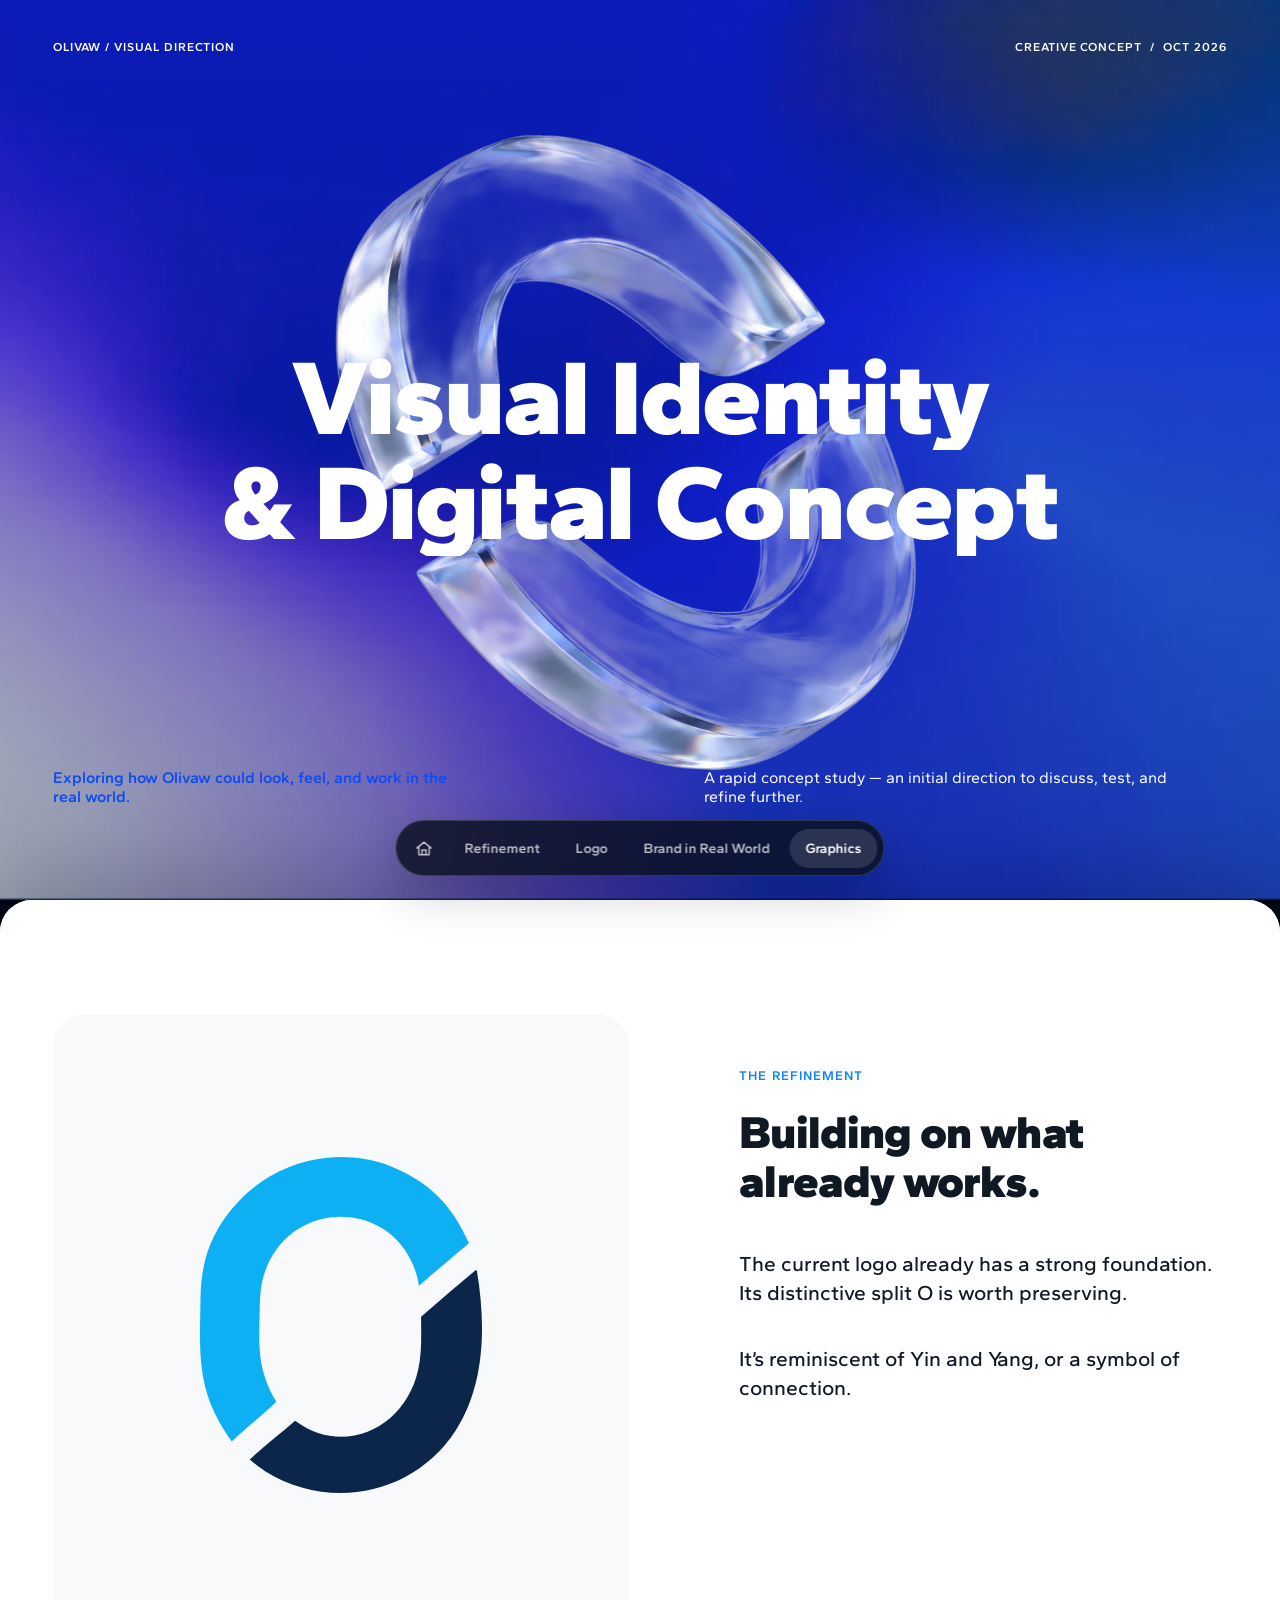
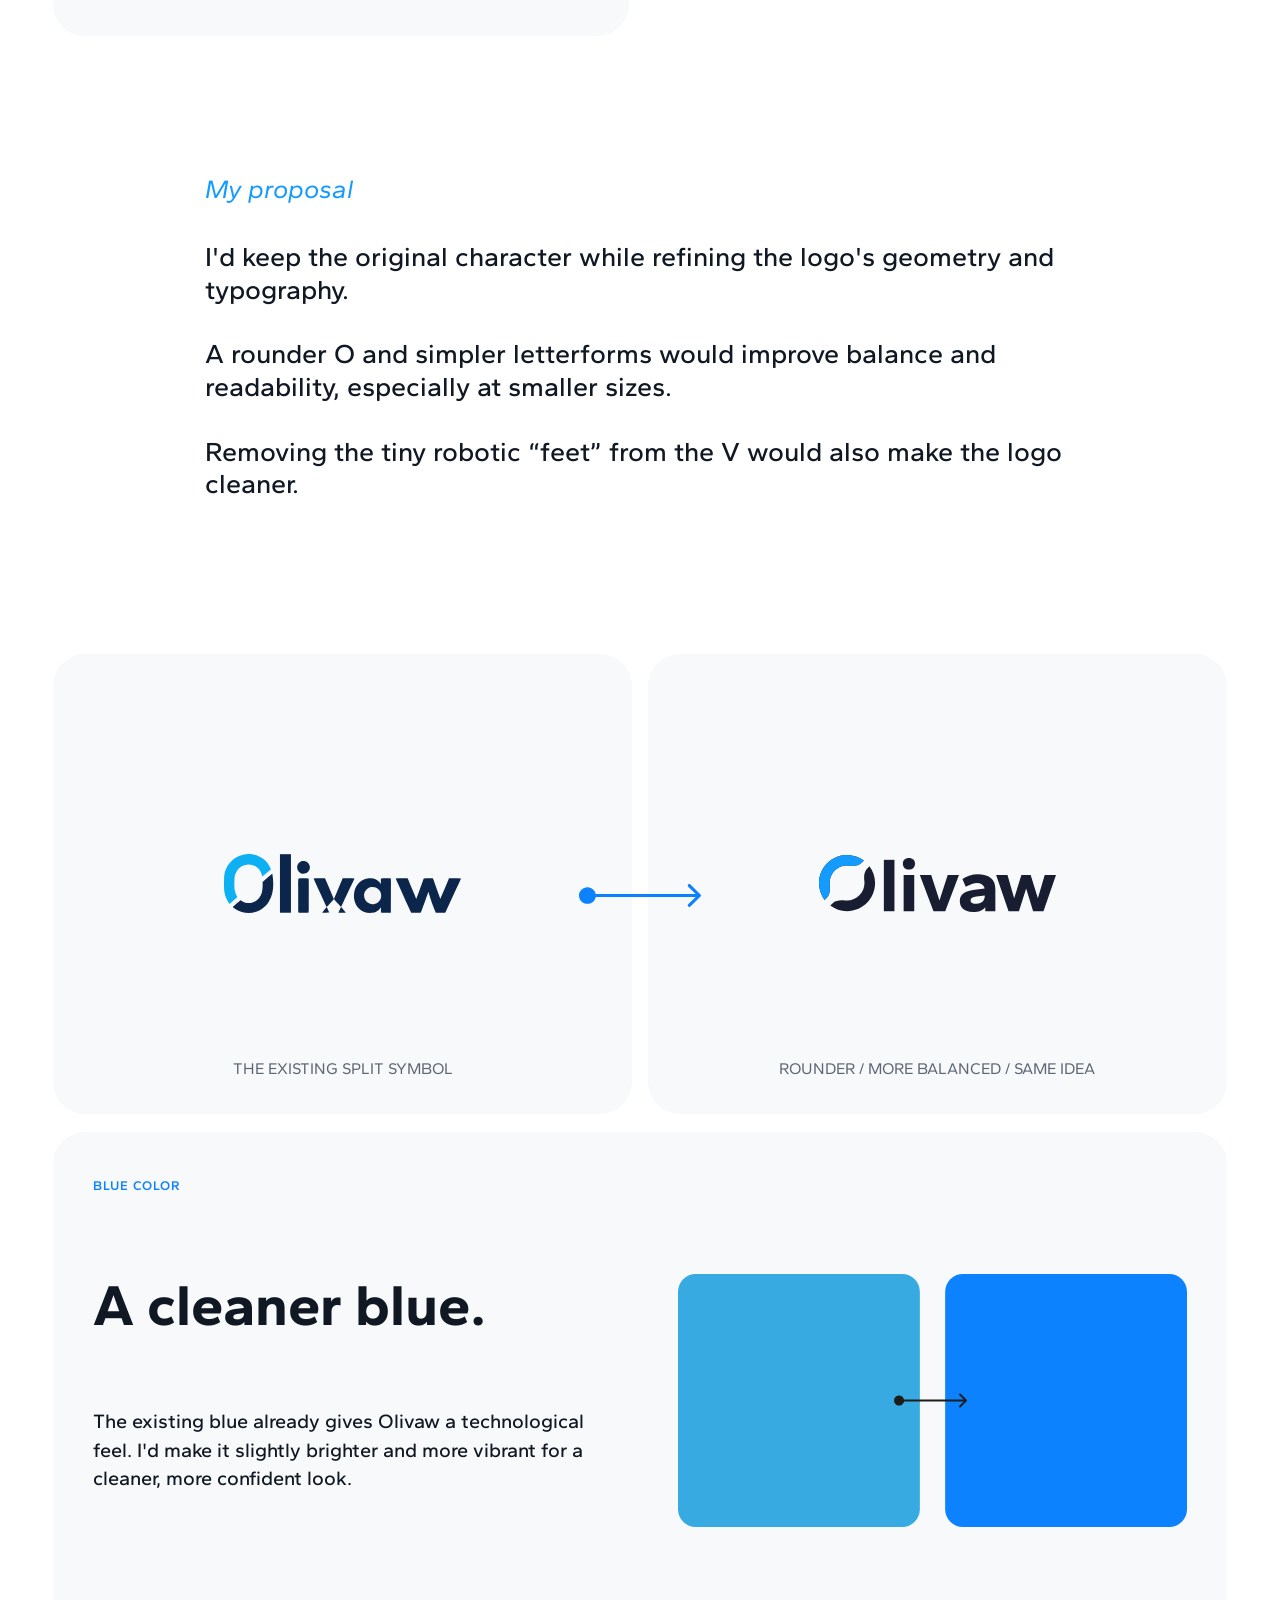
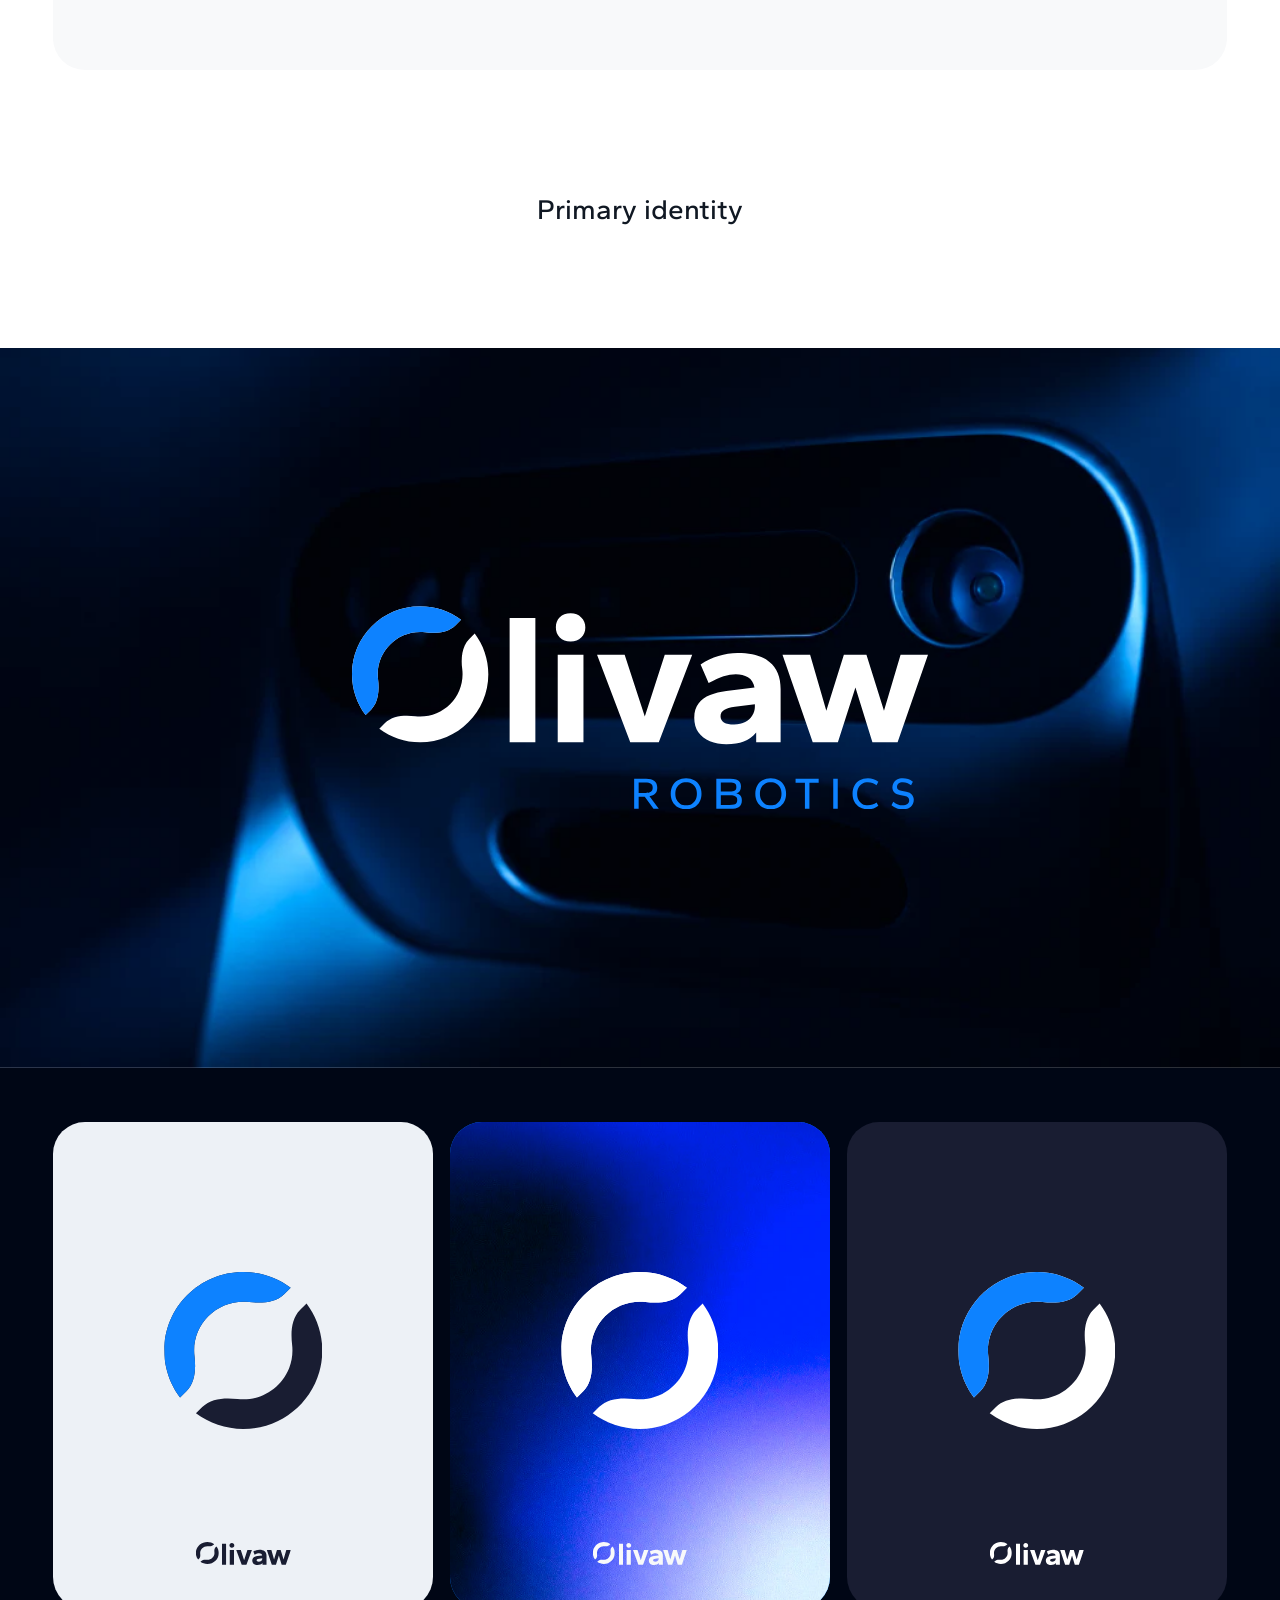
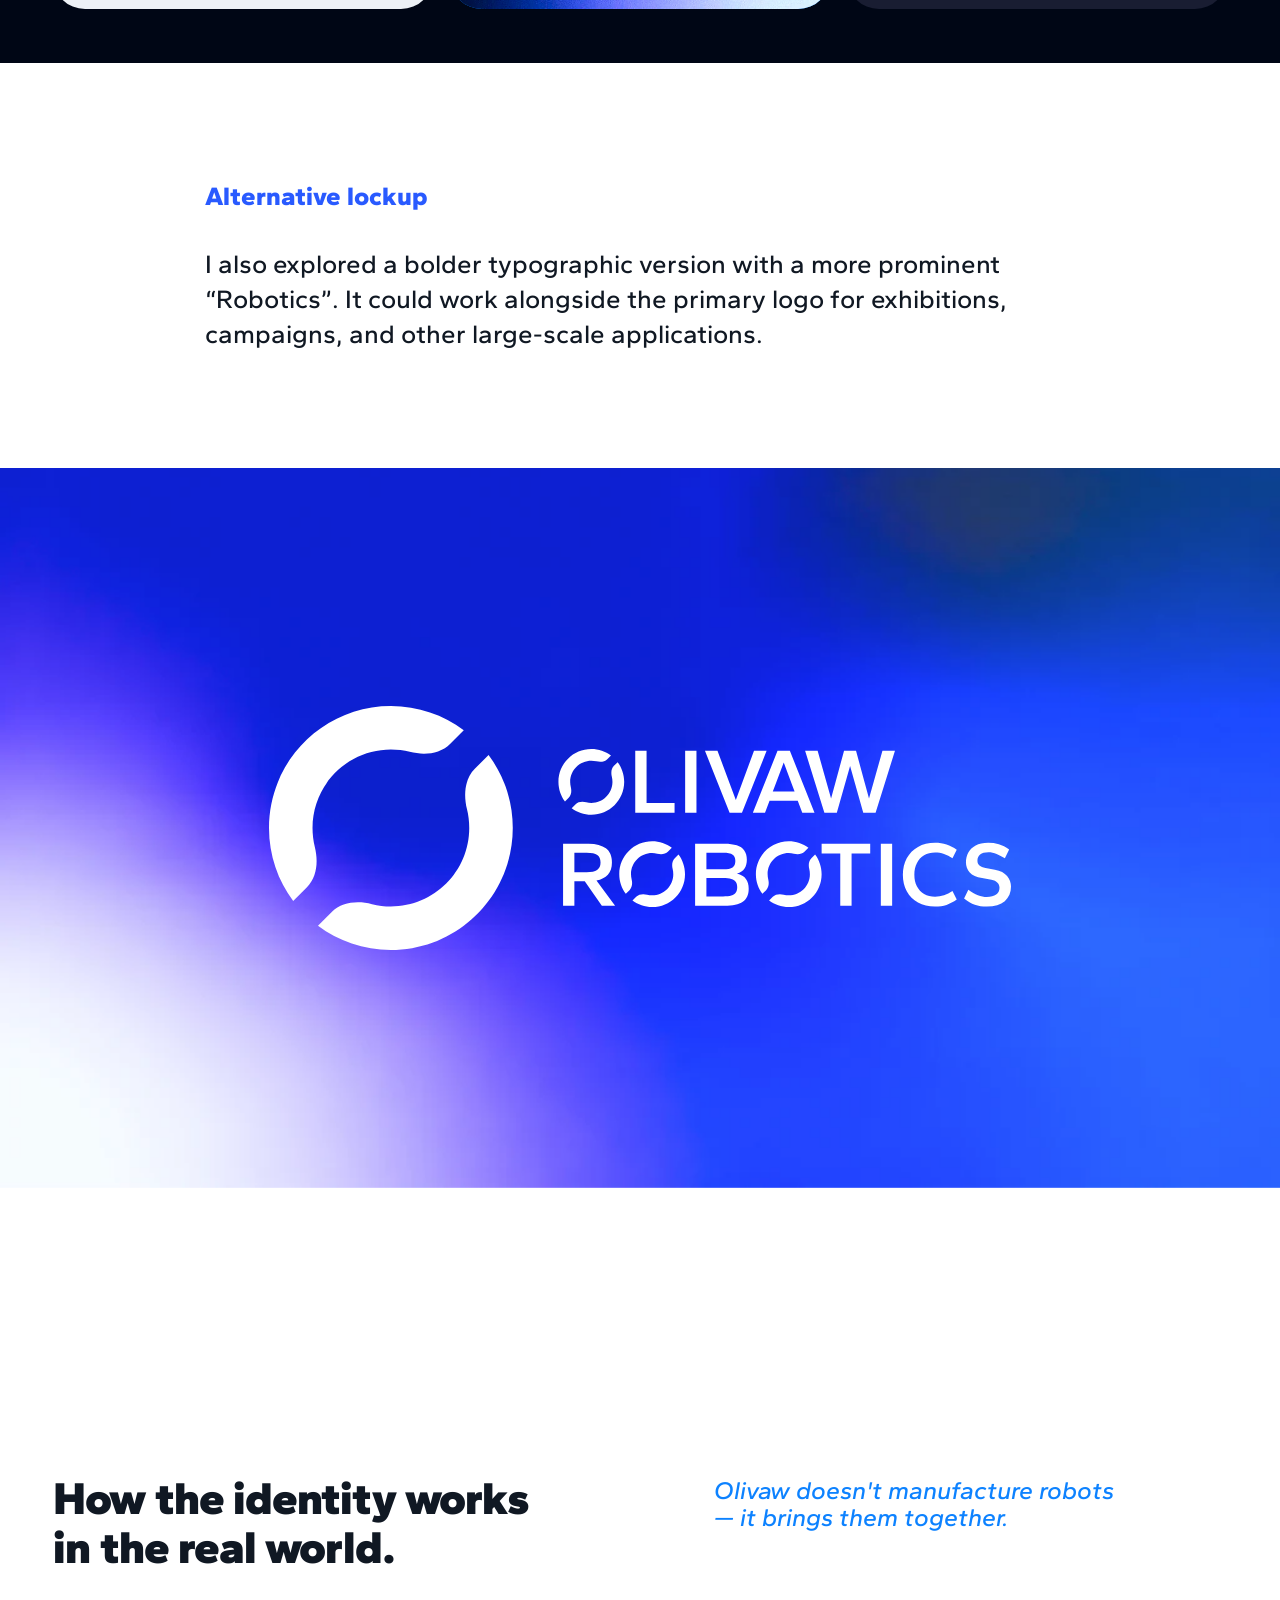
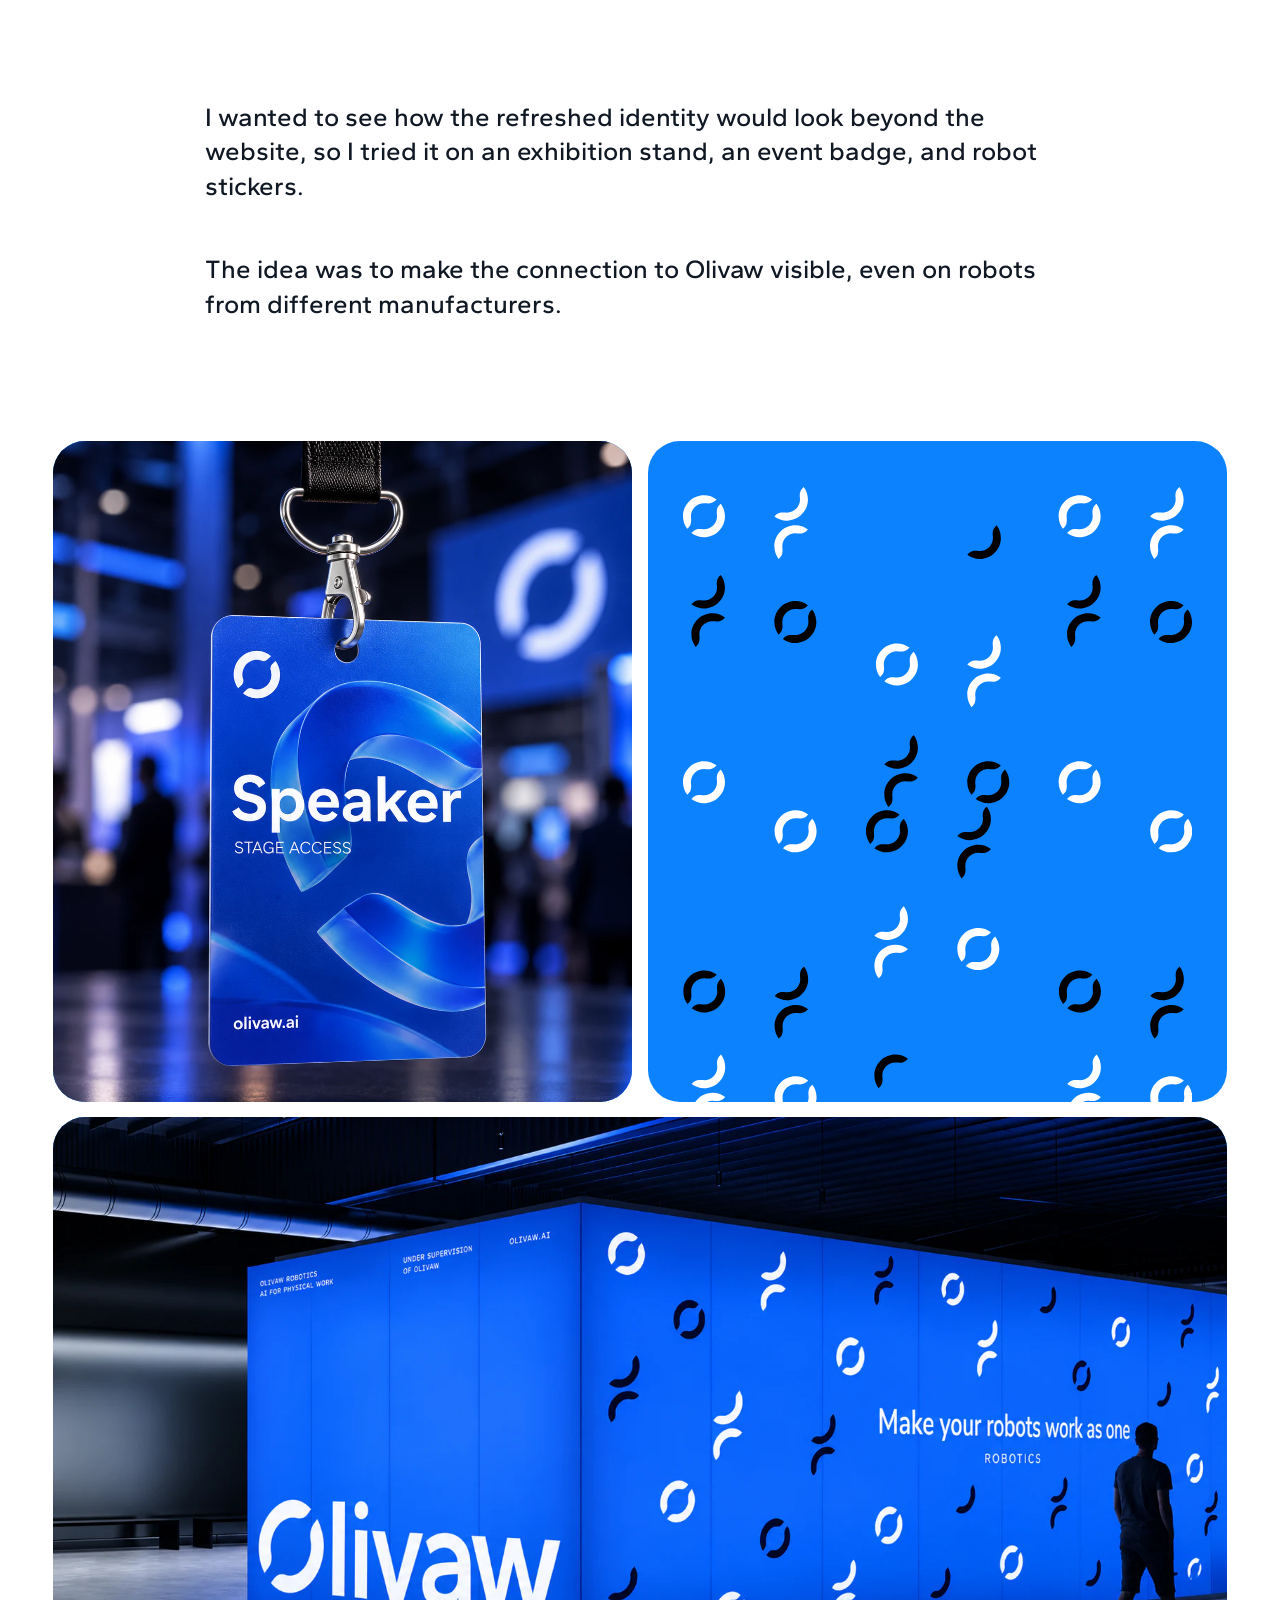
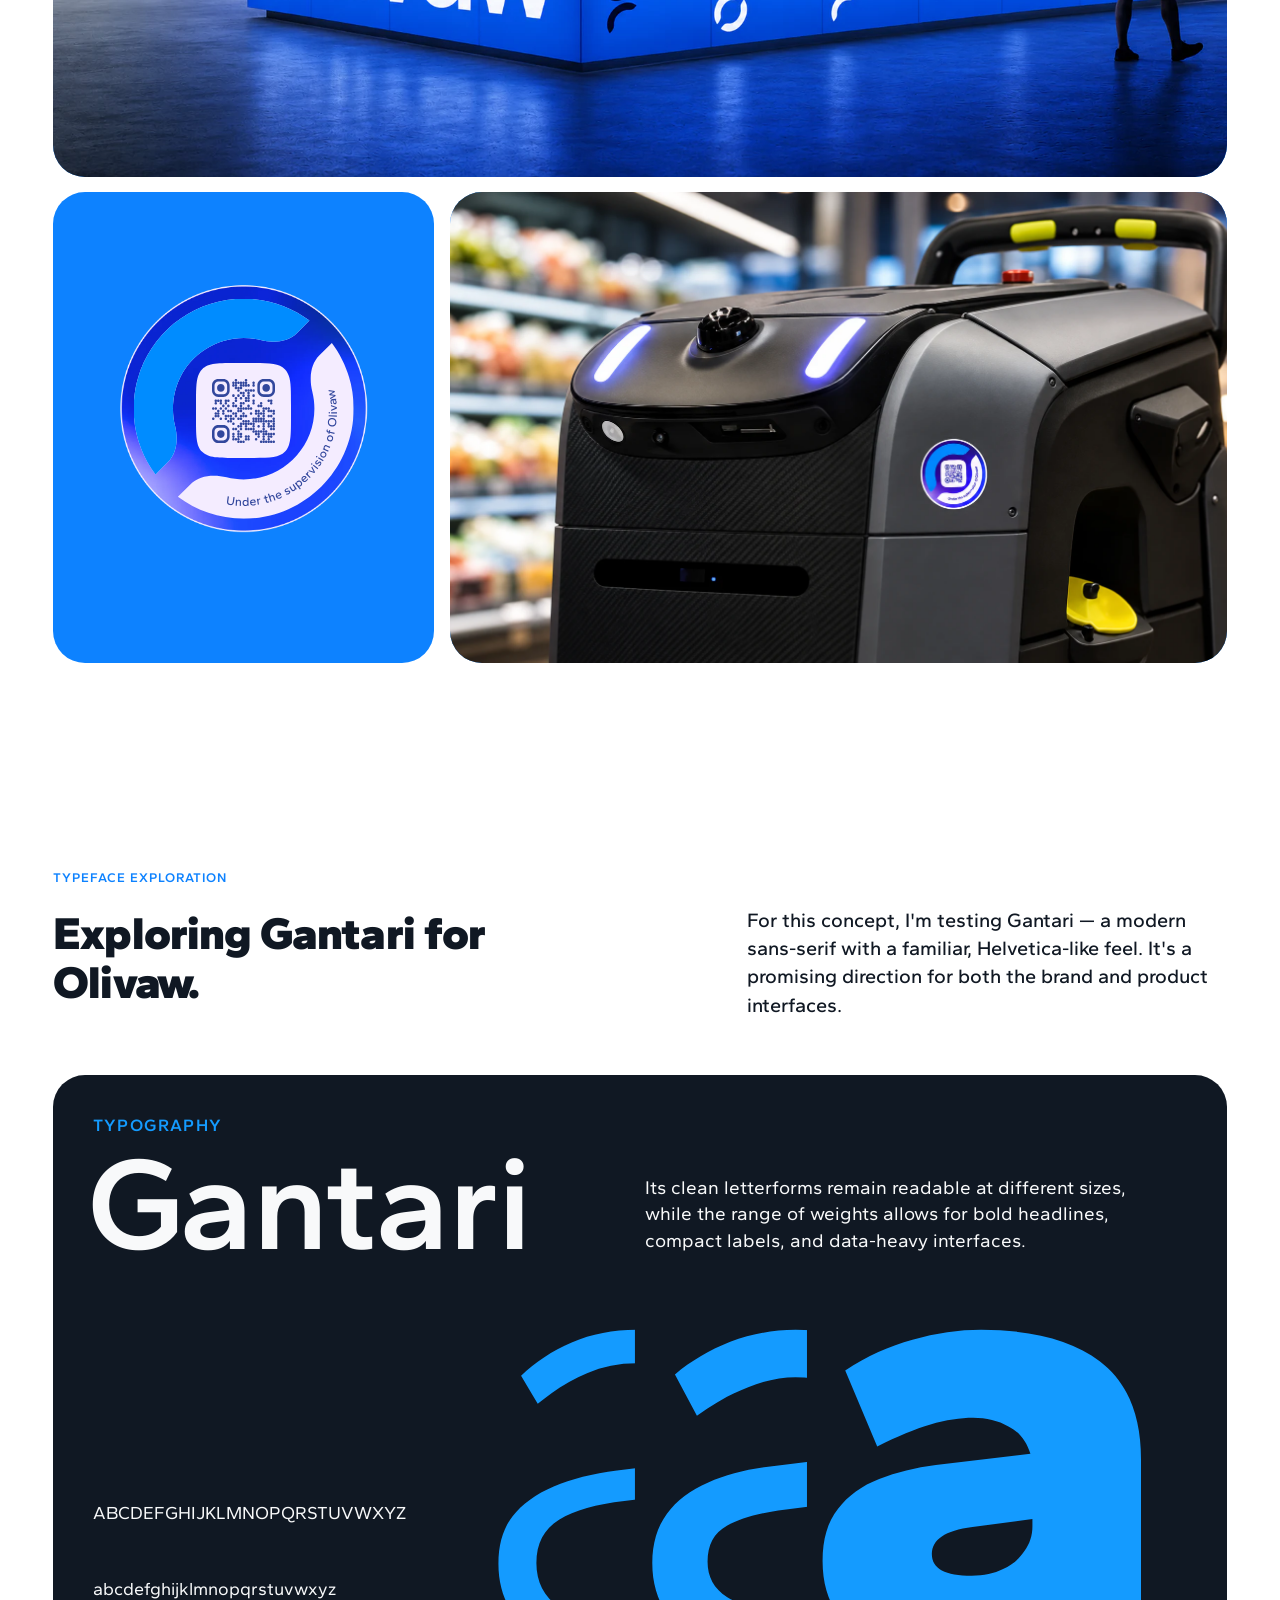
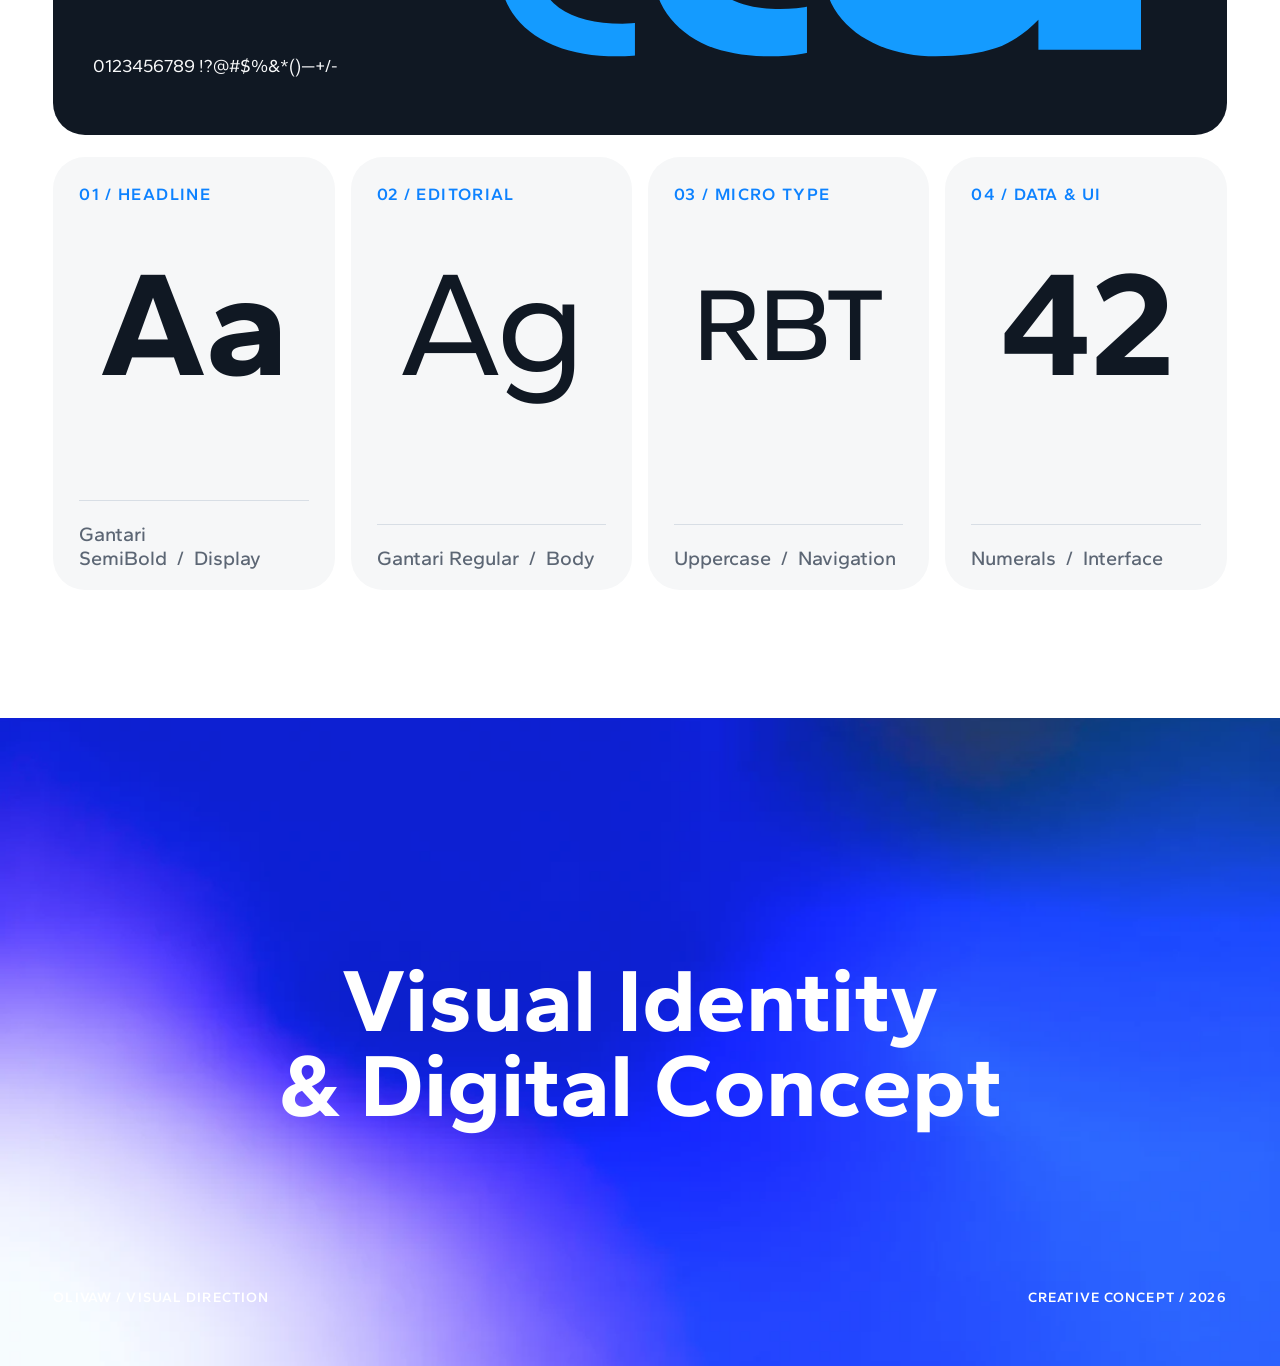
<file: olivaw/robots.txt.html>
<!doctype html>
<html lang="en">
  <head>
    <meta charset="utf-8" />
    <meta name="viewport" content="width=device-width, initial-scale=1" />
    <meta name="theme-color" content="#031b42" />
    <meta
      name="description"
      content="Olivaw Robotics — visual identity refinement and digital concept by Pavel Pushkin."
    />
    <link rel="canonical" href="https://pubblegun.github.io/olivaw/" />
    <link rel="preload" href="assets/gantari-normal.woff2" as="font" type="font/woff2" crossorigin />
    <link rel="preload" href="assets/hero-bg.webp" as="image" type="image/webp" />
    <link rel="preload" href="assets/hero-object.webp" as="image" type="image/webp" />
    <link rel="icon" href="data:image/svg+xml,%3Csvg xmlns='http://www.w3.org/2000/svg' viewBox='0 0 64 64'%3E%3Crect width='64' height='64' rx='18' fill='%230d82ff'/%3E%3Cpath d='M32 11a21 21 0 0 1 0 42V39a7 7 0 0 0 0-14V11Z' fill='white'/%3E%3Cpath d='M32 11v14a7 7 0 0 0 0 14v14a21 21 0 0 1 0-42Z' fill='%23101823'/%3E%3C/svg%3E" />
    <link rel="stylesheet" href="styles.css" />
    <title>Olivaw — Visual Identity &amp; Digital Concept</title>
  </head>
  <body>
    <a class="skip-link" href="robots.txt.html#refinement">Skip to the case study</a>

    <header class="hero" id="top" aria-labelledby="hero-title">
      <picture class="hero-bg" aria-hidden="true">
        <source srcset="assets/hero-bg.webp" type="image/webp" />
        <img src="assets/hero-bg.png" alt="" width="1920" height="1080" />
      </picture>

      <div class="hero-meta">
        <span>OLIVAW / VISUAL DIRECTION</span>
        <span>CREATIVE CONCEPT&nbsp;&nbsp;/&nbsp;&nbsp;OCT 2026</span>
      </div>

      <picture class="hero-object" aria-hidden="true">
        <source srcset="assets/hero-object.webp" type="image/webp" />
        <img src="assets/hero-object.png" alt="" width="1334" height="1179" />
      </picture>

      <h1 id="hero-title" class="hero-title" aria-label="Visual Identity and Digital Concept">
        <span>Visual Identity</span>
        <span>&amp; Digital Concept</span>
      </h1>

      <div class="hero-notes">
        <p>Exploring how Olivaw could look, feel, and work in the real world.</p>
        <p>A rapid concept study — an initial direction to discuss, test, and refine further.</p>
      </div>
    </header>

    <main class="case-study">
      <section class="section section-refinement" id="refinement" aria-labelledby="refinement-title">
        <div class="content-width refinement-grid">
          <div class="refinement-visual media-frame reveal">
            <img src="assets/refinement-mark.svg" alt="Olivaw split O symbol" width="281" height="335" />
          </div>
          <div class="refinement-copy">
            <p class="eyebrow reveal">THE REFINEMENT</p>
            <h2 id="refinement-title" class="section-title reveal" style="--delay: 80ms">
              Building on what already works.
            </h2>
            <div class="body-large reveal" style="--delay: 160ms">
              <p>The current logo already has a strong foundation. Its distinctive split O is worth preserving.</p>
              <p>It’s reminiscent of Yin and Yang, or a symbol of connection.</p>
            </div>
          </div>
        </div>

        <div class="proposal reveal">
          <p class="proposal-label">My proposal</p>
          <p>
            I'd keep the original character while refining the logo's geometry and typography.
            <br /><br />
            A rounder O and simpler letterforms would improve balance and readability, especially at smaller sizes.
            <br /><br />
            Removing the tiny robotic “feet” from the V would also make the logo cleaner.
          </p>
        </div>
      </section>

      <section class="section section-logo" id="logo" aria-labelledby="logo-title">
        <h2 id="logo-title" class="sr-only">Logo and primary identity</h2>
        <div class="content-width">
          <div class="comparison-grid">
            <figure class="comparison-card media-frame reveal">
              <img src="assets/logo-original.svg" alt="Existing Olivaw split symbol" width="313" height="78" />
              <figcaption>THE EXISTING SPLIT SYMBOL</figcaption>
            </figure>
            <img class="comparison-arrow reveal" src="assets/logo-arrow.svg" alt="" width="122" height="24" />
            <figure class="comparison-card media-frame reveal" style="--delay: 80ms">
              <img src="assets/logo-refined.svg" alt="Refined Olivaw logo" width="349" height="84" />
              <figcaption>ROUNDER / MORE BALANCED / SAME IDEA</figcaption>
            </figure>
          </div>

          <div class="color-study reveal">
            <div>
              <p class="eyebrow">BLUE COLOR</p>
              <h3>A cleaner blue.</h3>
              <p>
                The existing blue already gives Olivaw a technological feel. I'd make it slightly brighter and more
                vibrant for a cleaner, more confident look.
              </p>
            </div>
            <img src="assets/color-study.svg" alt="Current and refined Olivaw blue colors" width="806" height="400" />
          </div>
        </div>

        <p class="identity-label reveal">Primary identity</p>
        <div class="primary-identity media-frame reveal">
          <picture>
            <source srcset="assets/primary-bg.webp" type="image/webp" />
            <img src="assets/primary-bg.png" alt="" width="1920" height="1080" />
          </picture>
          <img
            class="primary-logo"
            src="assets/primary-lockup.svg"
            alt="Olivaw Robotics"
            width="600"
            height="212"
          />
        </div>

        <div class="logo-cards-wrap">
          <div class="logo-cards content-width">
            <article class="logo-card logo-card-light reveal">
              <img class="card-symbol" src="assets/card-symbol-light-exact.svg" alt="Olivaw symbol on light background" />
              <div class="mini-lockup">
                <img src="assets/card-mini-light-exact.svg" alt="" />
                <img src="assets/card-word-light-exact.svg" alt="Olivaw" />
              </div>
            </article>
            <article class="logo-card logo-card-blue reveal" style="--delay: 80ms">
              <picture aria-hidden="true">
                <source srcset="assets/logo-card-texture.webp" type="image/webp" />
                <img class="card-texture" src="assets/logo-card-texture-exact.png" alt="" />
              </picture>
              <img class="card-symbol" src="assets/card-symbol-blue-exact.svg" alt="Olivaw symbol on blue background" />
              <div class="mini-lockup">
                <img src="assets/card-mini-blue-exact.svg" alt="" />
                <img src="assets/card-word-blue-exact.svg" alt="Olivaw" />
              </div>
            </article>
            <article class="logo-card logo-card-dark reveal" style="--delay: 160ms">
              <img class="card-symbol" src="assets/card-symbol-dark-exact.svg" alt="Olivaw symbol on dark background" />
              <div class="mini-lockup">
                <img src="assets/card-mini-dark-exact.svg" alt="" />
                <img src="assets/card-word-dark-exact.svg" alt="Olivaw" />
              </div>
            </article>
          </div>
        </div>

        <div class="alternative-copy reveal">
          <p>Alternative lockup</p>
          <p>
            I also explored a bolder typographic version with a more prominent “Robotics”. It could work alongside the
            primary logo for exhibitions, campaigns, and other large-scale applications.
          </p>
        </div>

        <div class="alternative-lockup media-frame reveal">
          <picture>
            <source srcset="assets/alt-bg.webp" type="image/webp" />
            <img src="assets/alt-bg.png" alt="" width="1920" height="1080" />
          </picture>
          <img class="alt-logo" src="assets/alternative-lockup.svg" alt="Olivaw Robotics" width="796" height="261" />
        </div>
      </section>

      <section class="section section-world" id="real-world" aria-labelledby="world-title">
        <div class="content-width">
          <div class="world-header">
            <div>
              <p class="eyebrow reveal">BRAND APPLICATIONS</p>
              <h2 id="world-title" class="section-title reveal" style="--delay: 80ms">
                How the identity works in the real world.
              </h2>
            </div>
            <p class="world-quote reveal" style="--delay: 160ms">
              Olivaw doesn't manufacture robots<br />— it brings them together.
            </p>
          </div>

          <div class="world-intro body-feature reveal">
            <p>I wanted to see how the refreshed identity would look beyond the website, so I tried it on an exhibition stand, an event badge, and robot stickers.</p>
            <p>The idea was to make the connection to Olivaw visible, even on robots from different manufacturers.</p>
          </div>

          <div class="world-gallery">
            <figure class="gallery-tile tile-badge media-frame reveal">
              <picture>
                <source srcset="assets/badge.webp" type="image/webp" />
                <img src="assets/badge.png" alt="Olivaw event badge application" width="1122" height="1402" loading="lazy" />
              </picture>
            </figure>
            <figure class="gallery-tile tile-pattern media-frame reveal" style="--delay: 80ms">
              <img src="assets/pattern-a.svg" alt="Olivaw symbol pattern" loading="lazy" />
              <img src="assets/pattern-b.svg" alt="" loading="lazy" />
            </figure>
            <figure class="gallery-tile tile-exhibition media-frame reveal">
              <picture>
                <source srcset="assets/exhibition.webp" type="image/webp" />
                <img src="assets/exhibition.png" alt="Olivaw exhibition stand" width="1672" height="941" loading="lazy" />
              </picture>
            </figure>
            <figure class="gallery-tile tile-sticker reveal">
              <picture aria-hidden="true">
                <source srcset="assets/sticker-bg.webp" type="image/webp" />
                <img class="sticker-glow" src="assets/sticker-bg.png" alt="" />
              </picture>
              <img class="sticker-ring" src="assets/sticker-symbol.svg" alt="Olivaw supervision sticker" />
              <img class="sticker-copy" src="assets/sticker-text.svg" alt="Under the supervision of Olivaw" />
              <img class="sticker-code" src="assets/sticker-code.svg" alt="" />
              <img class="sticker-qr" src="assets/sticker-qr.svg" alt="" />
            </figure>
            <figure class="gallery-tile tile-robot media-frame reveal" style="--delay: 80ms">
              <picture>
                <source srcset="assets/robot.webp" type="image/webp" />
                <img src="assets/robot.png" alt="Robot carrying an Olivaw supervision sticker" width="1650" height="953" loading="lazy" />
              </picture>
            </figure>
          </div>
        </div>
      </section>

      <section class="section section-graphics" id="graphics" aria-labelledby="graphics-title">
        <div class="content-width">
          <div class="graphics-header">
            <div>
              <p class="eyebrow reveal">TYPEFACE EXPLORATION</p>
              <h2 id="graphics-title" class="section-title reveal" style="--delay: 80ms">Exploring Gantari for Olivaw.</h2>
            </div>
            <p class="reveal" style="--delay: 160ms">
              For this concept, I'm testing Gantari — a modern sans-serif with a familiar, Helvetica-like feel. It's a
              promising direction for both the brand and product interfaces.
            </p>
          </div>

          <div class="type-stage reveal">
            <p class="type-label">TYPOGRAPHY</p>
            <p class="type-name">Gantari</p>
            <p class="type-description">
              Its clean letterforms remain readable at different sizes, while the range of weights allows for bold
              headlines, compact labels, and data-heavy interfaces.
            </p>
            <div class="alphabet">
              <span>ABCDEFGHIJKLMNOPQRSTUVWXYZ</span>
              <span>abcdefghijklmnopqrstuvwxyz</span>
              <span>0123456789 !?@#$%&amp;*()—+/-</span>
            </div>
            <img class="giant-a" src="assets/type-a-composition.svg" alt="" aria-hidden="true" width="1057" height="578" />
          </div>

          <div class="type-cards">
            <article class="type-card reveal">
              <p>01 / HEADLINE</p><strong>Aa</strong><span>Gantari SemiBold&nbsp;&nbsp;/&nbsp;&nbsp;Display</span>
            </article>
            <article class="type-card reveal" style="--delay: 70ms">
              <p>02 / EDITORIAL</p><strong class="regular">Ag</strong><span>Gantari Regular&nbsp;&nbsp;/&nbsp;&nbsp;Body</span>
            </article>
            <article class="type-card reveal" style="--delay: 140ms">
              <p>03 / MICRO TYPE</p><strong class="micro">RBT</strong><span>Uppercase&nbsp;&nbsp;/&nbsp;&nbsp;Navigation</span>
            </article>
            <article class="type-card reveal" style="--delay: 210ms">
              <p>04 / DATA &amp; UI</p><strong>42</strong><span>Numerals&nbsp;&nbsp;/&nbsp;&nbsp;Interface</span>
            </article>
          </div>
        </div>

        <footer class="project-footer reveal">
          <span>OLIVAW / VISUAL DIRECTION</span>
          <strong>Visual Identity<br />&amp; Digital Concept</strong>
          <span>CREATIVE CONCEPT / 2026</span>
        </footer>
      </section>
    </main>

    <nav class="island-nav" aria-label="Case study sections">
      <a href="robots.txt.html#top" class="home-link" aria-label="Back to top">
        <svg viewBox="0 0 24 24" aria-hidden="true"><path d="M3 11.5 12 4l9 7.5M5.5 10.5V20h13v-9.5M9.5 20v-6h5v6" /></svg>
      </a>
      <a href="robots.txt.html#refinement" data-section="refinement">Refinement</a>
      <a href="robots.txt.html#logo" data-section="logo">Logo</a>
      <a href="robots.txt.html#real-world" data-section="real-world">Brand in Real World</a>
      <a href="robots.txt.html#graphics" data-section="graphics">Graphics</a>
    </nav>

    <script src="script.js" defer></script>
  </body>
</html>
</file>
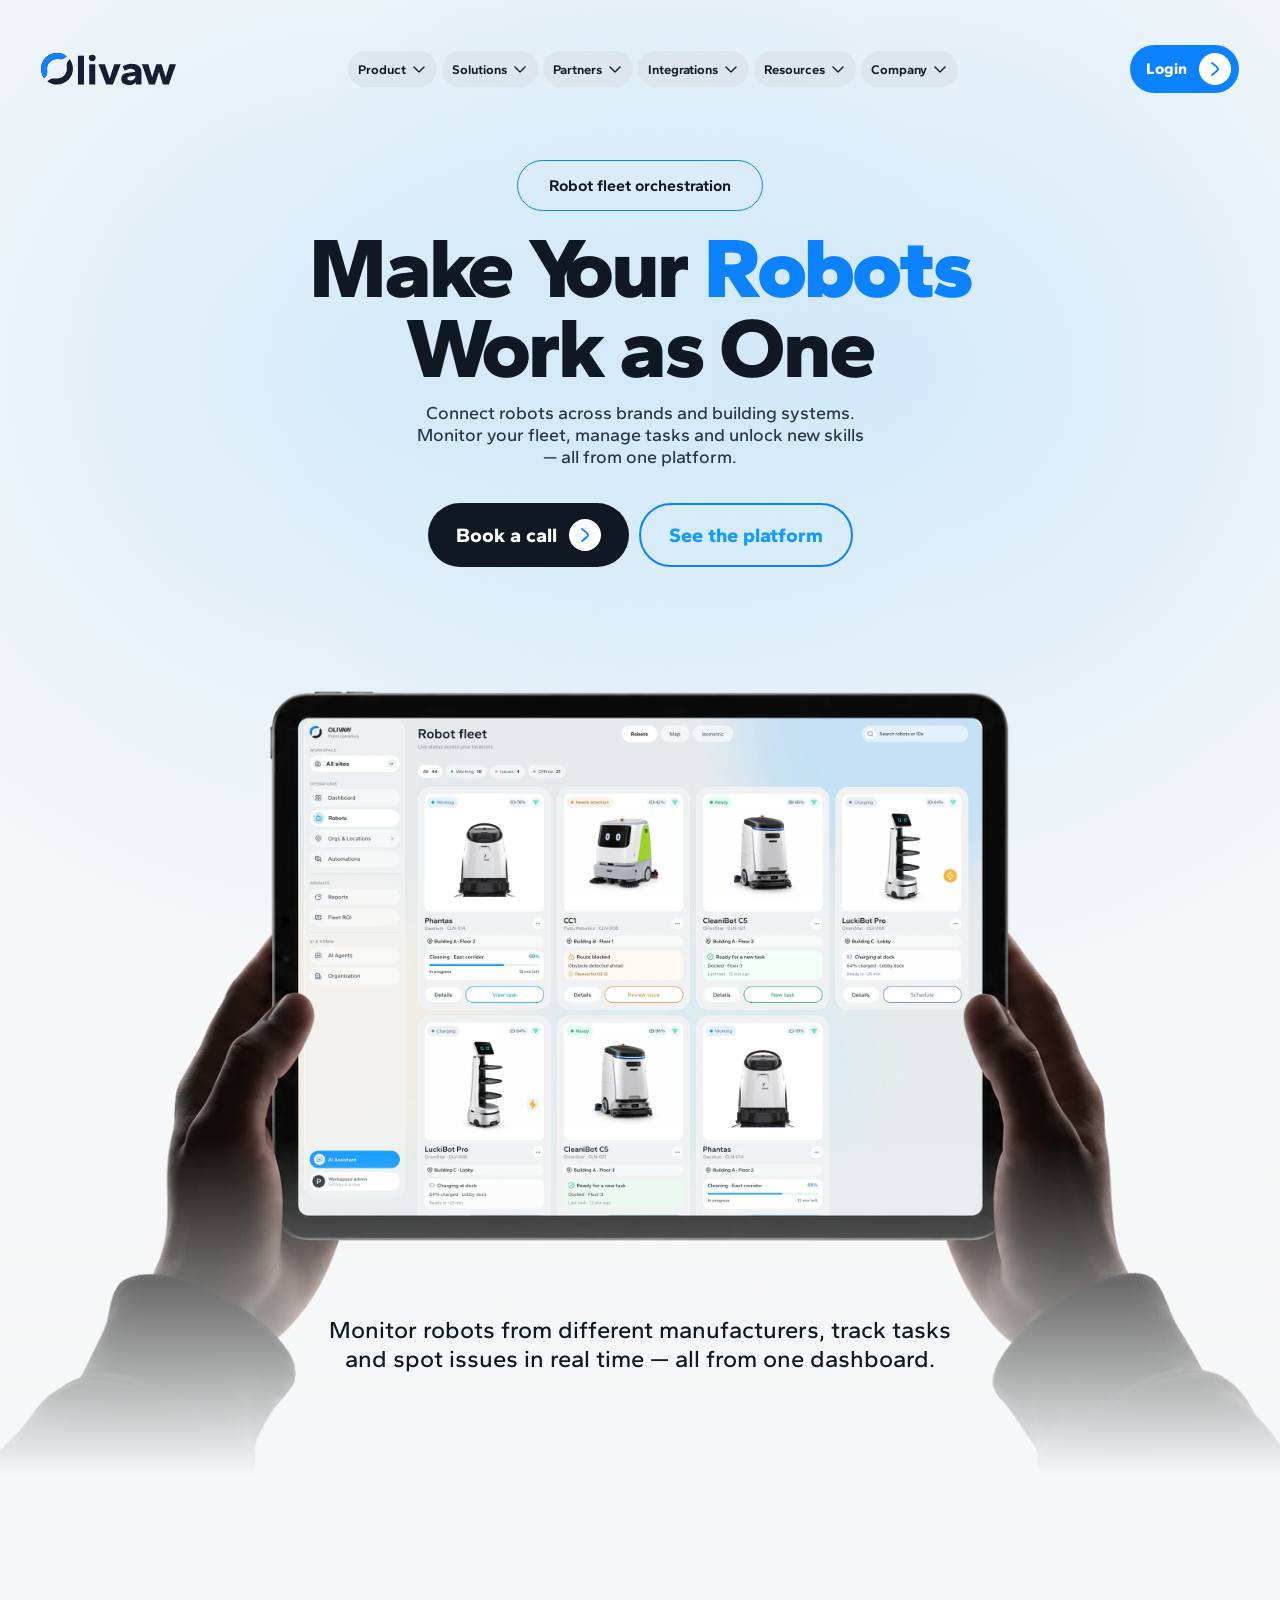
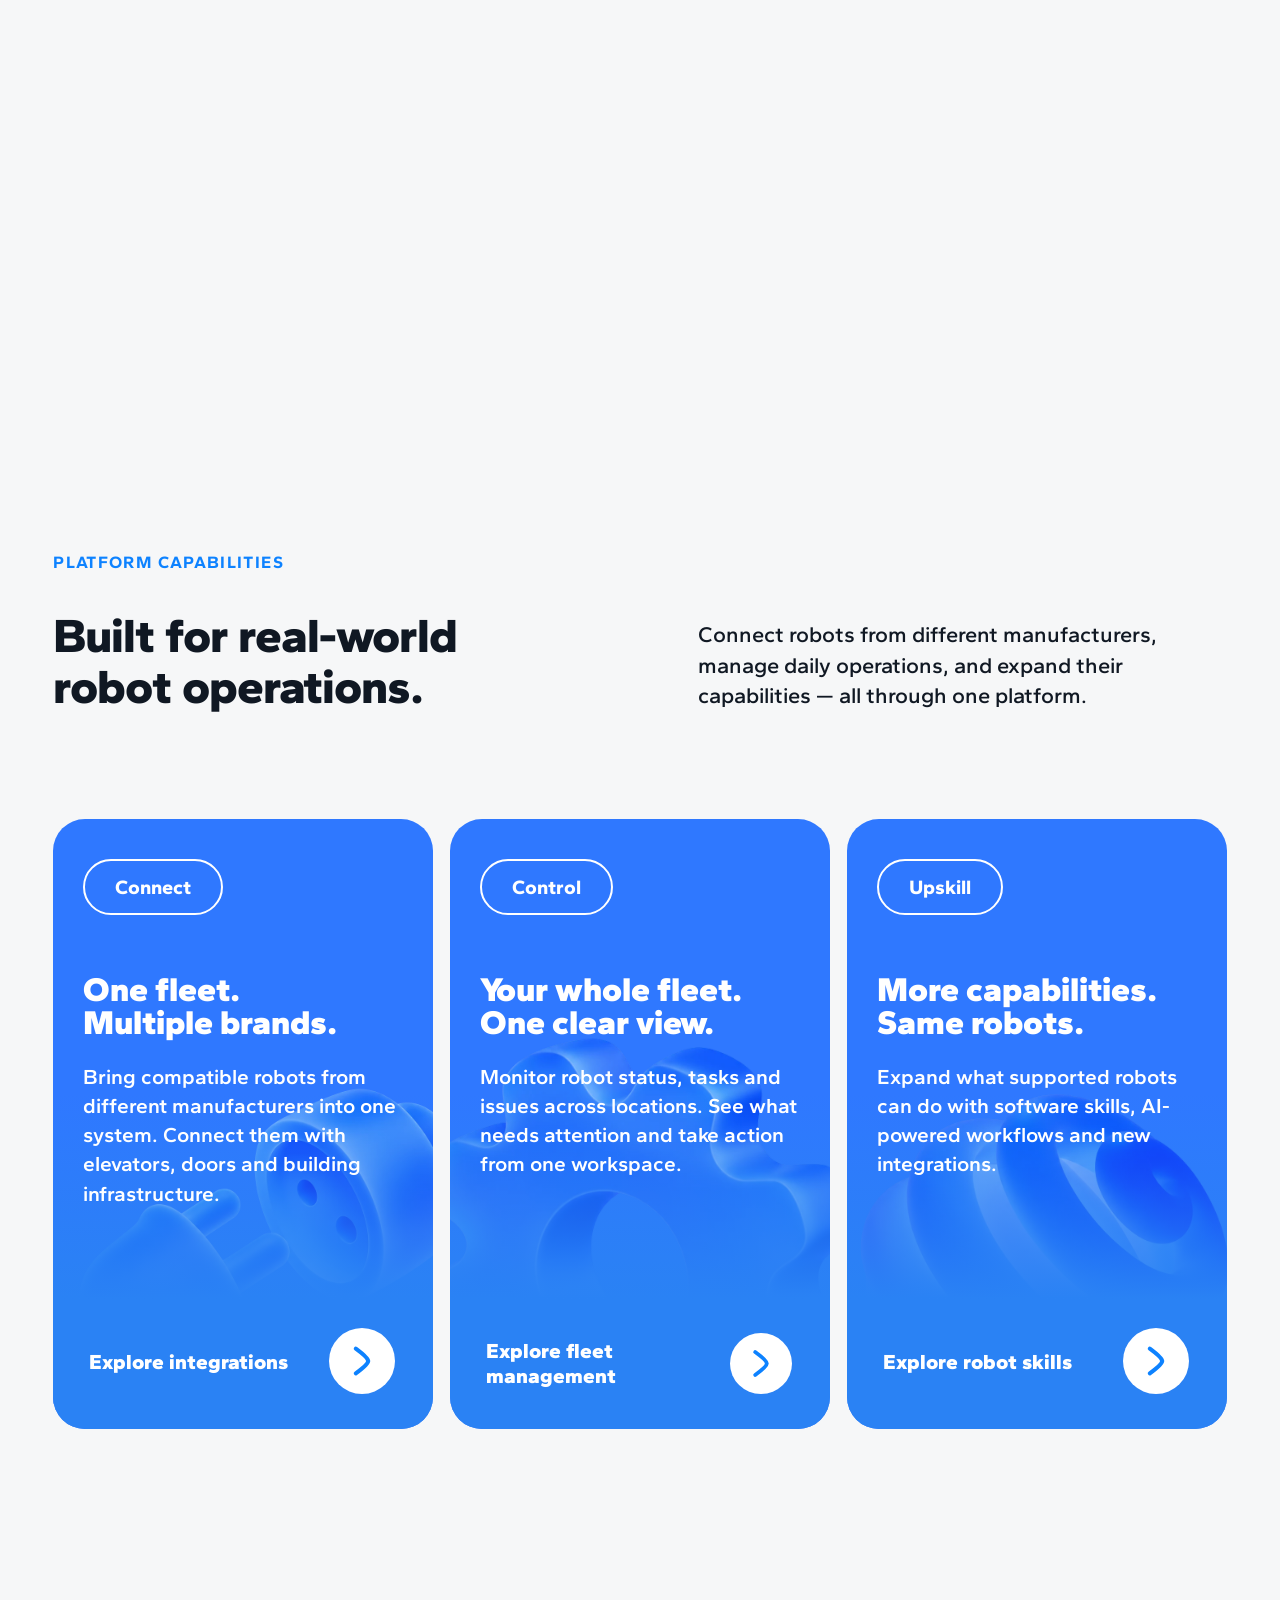
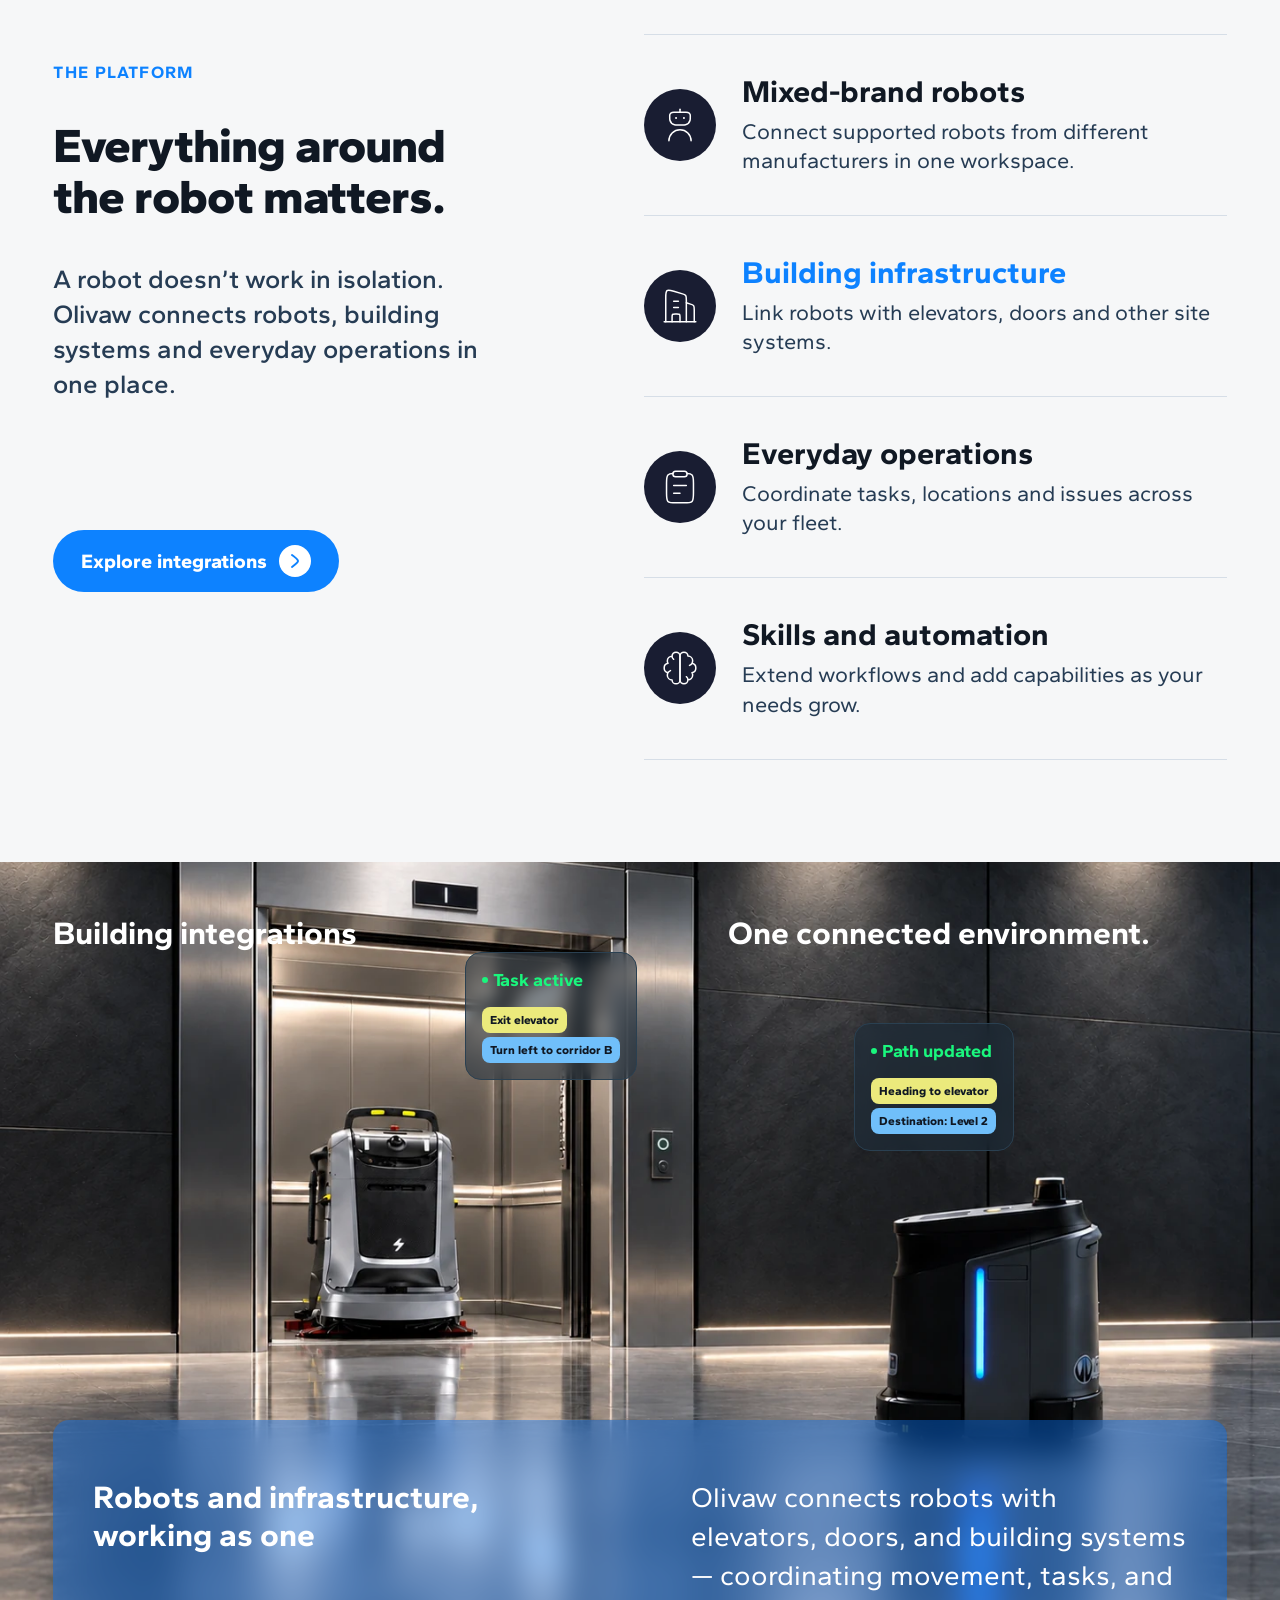
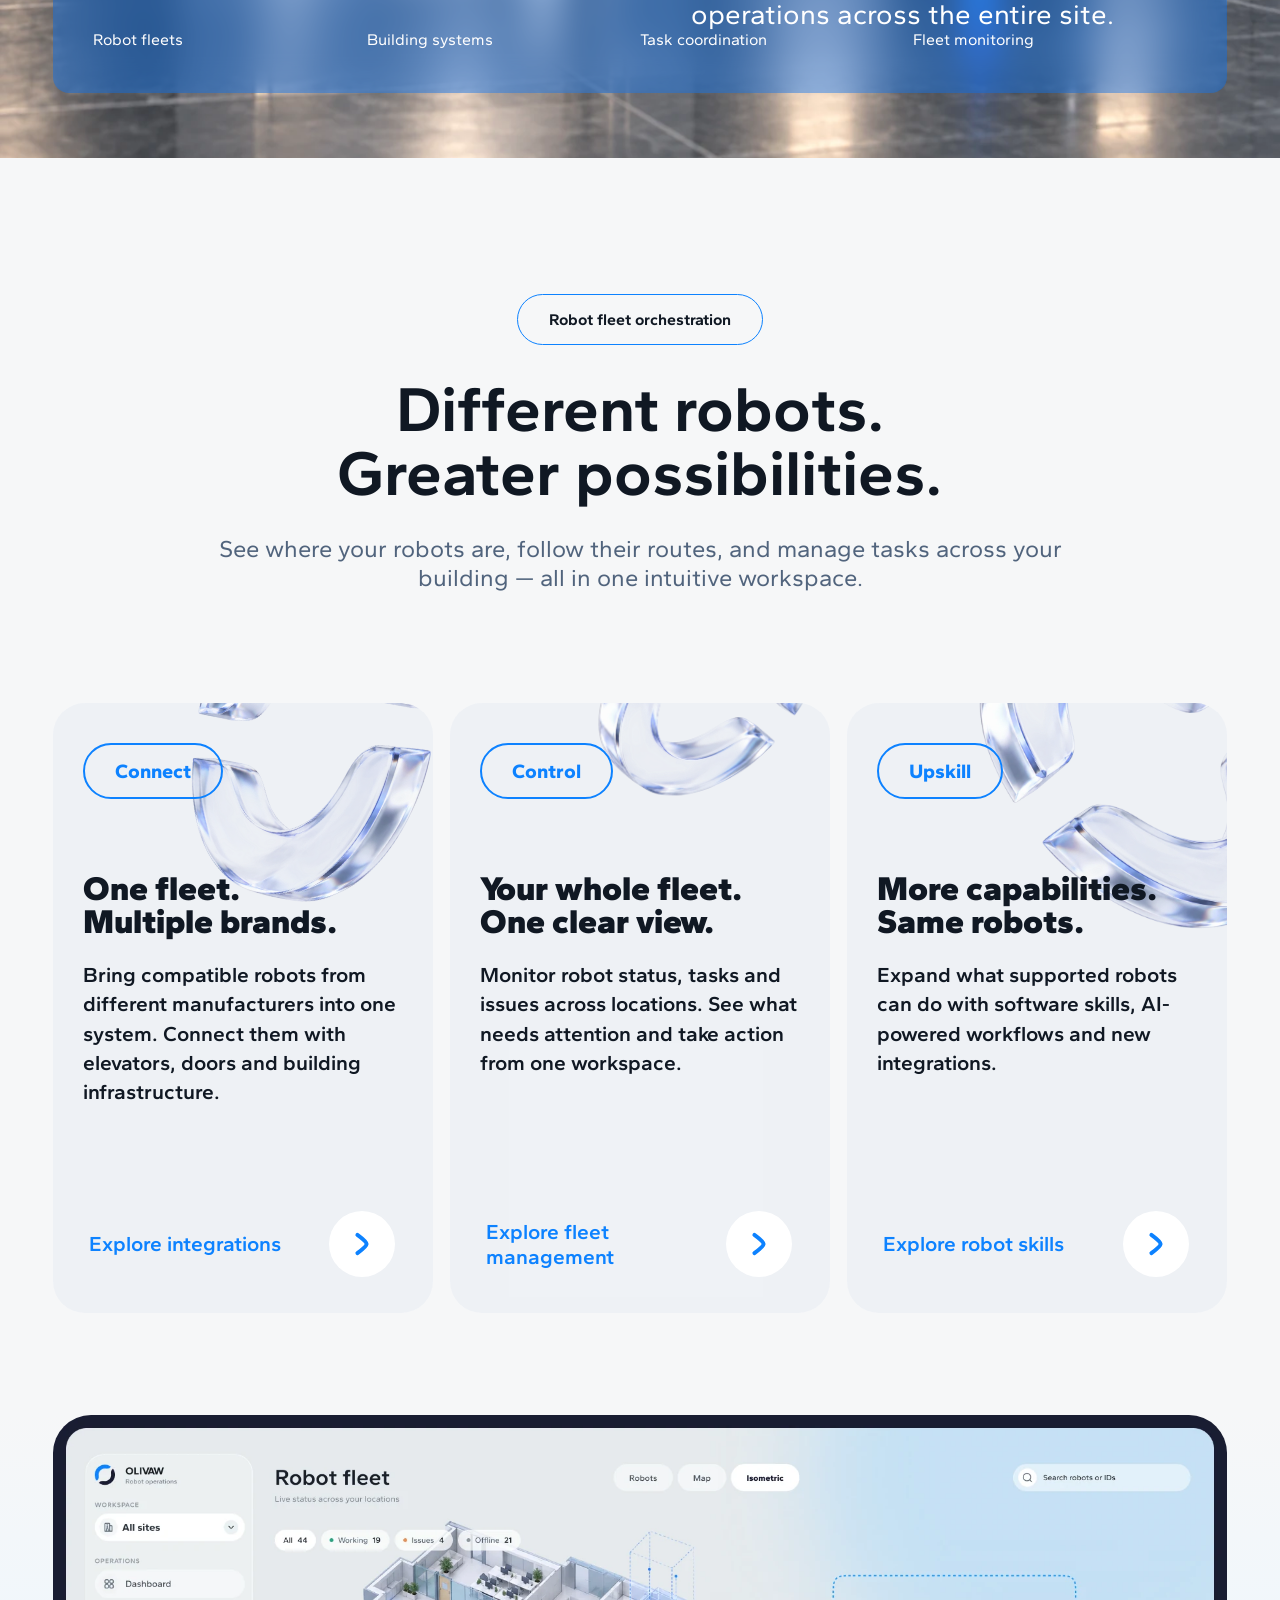
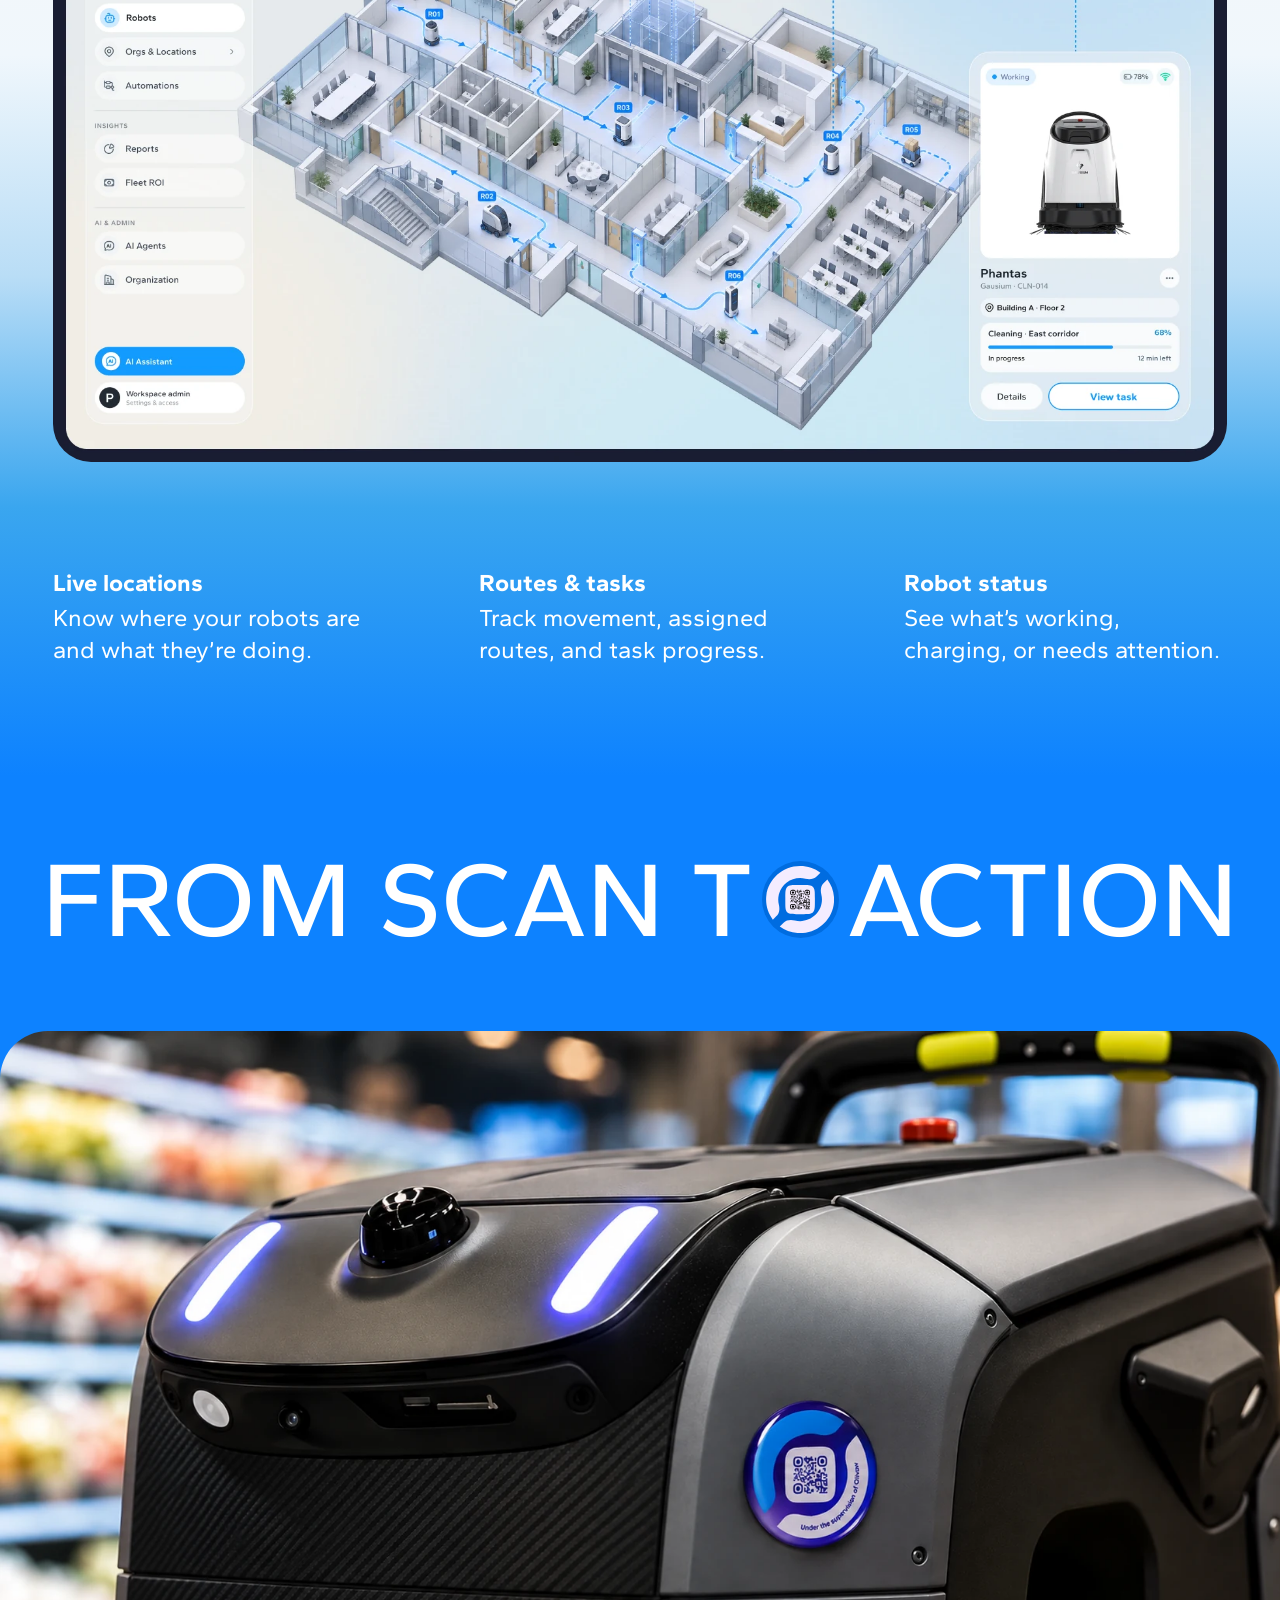
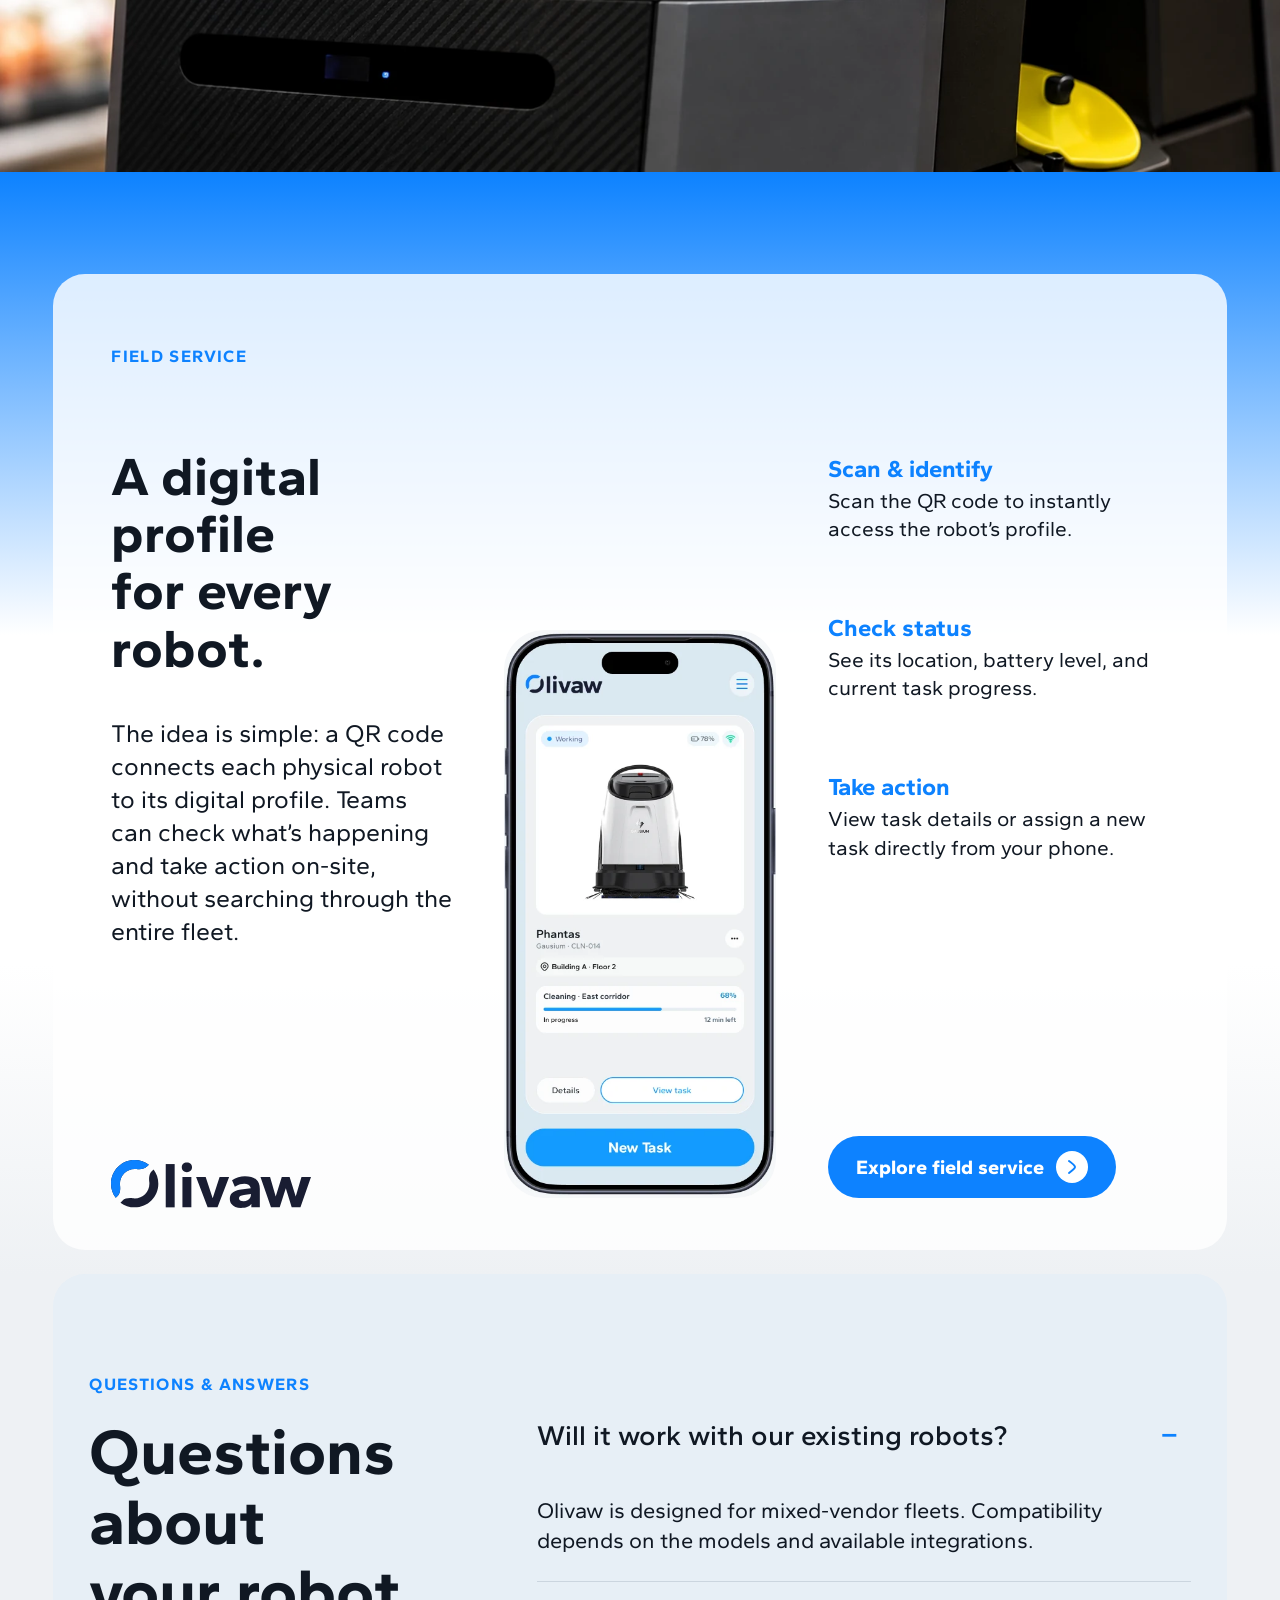
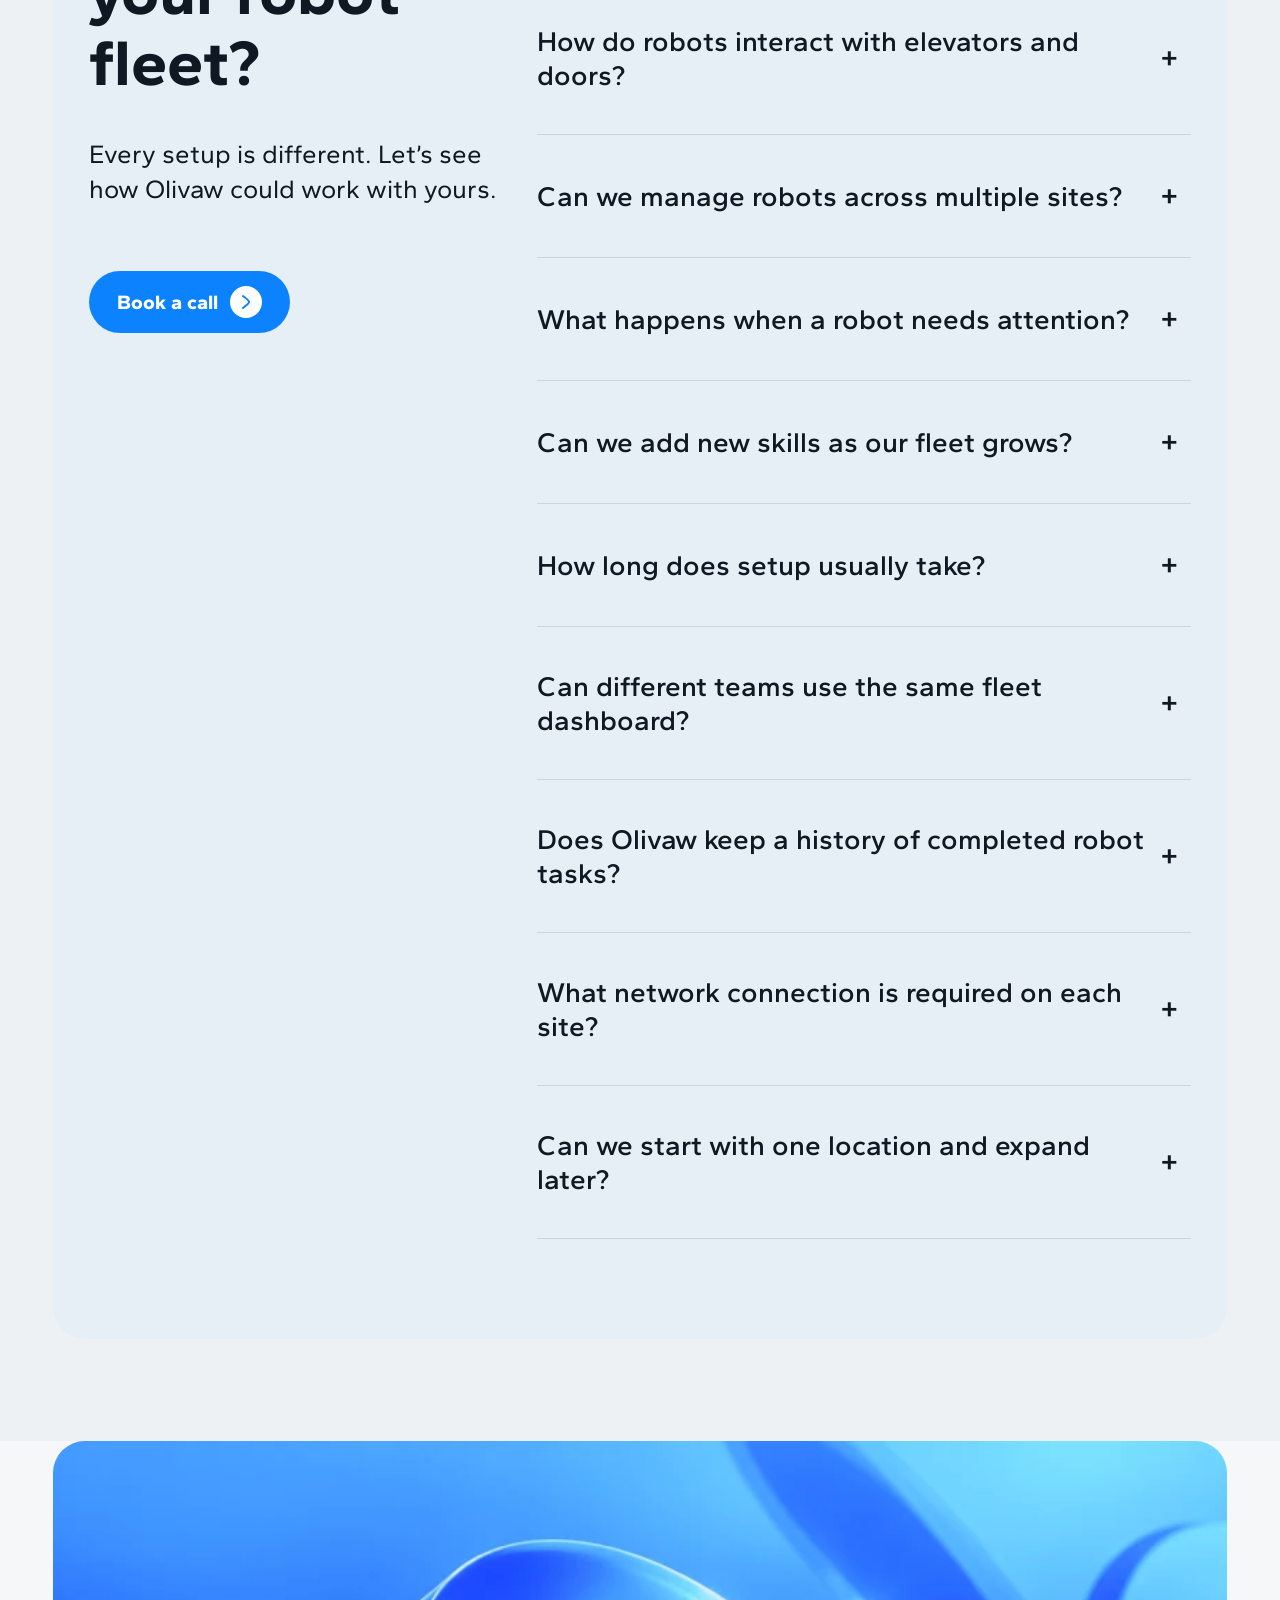
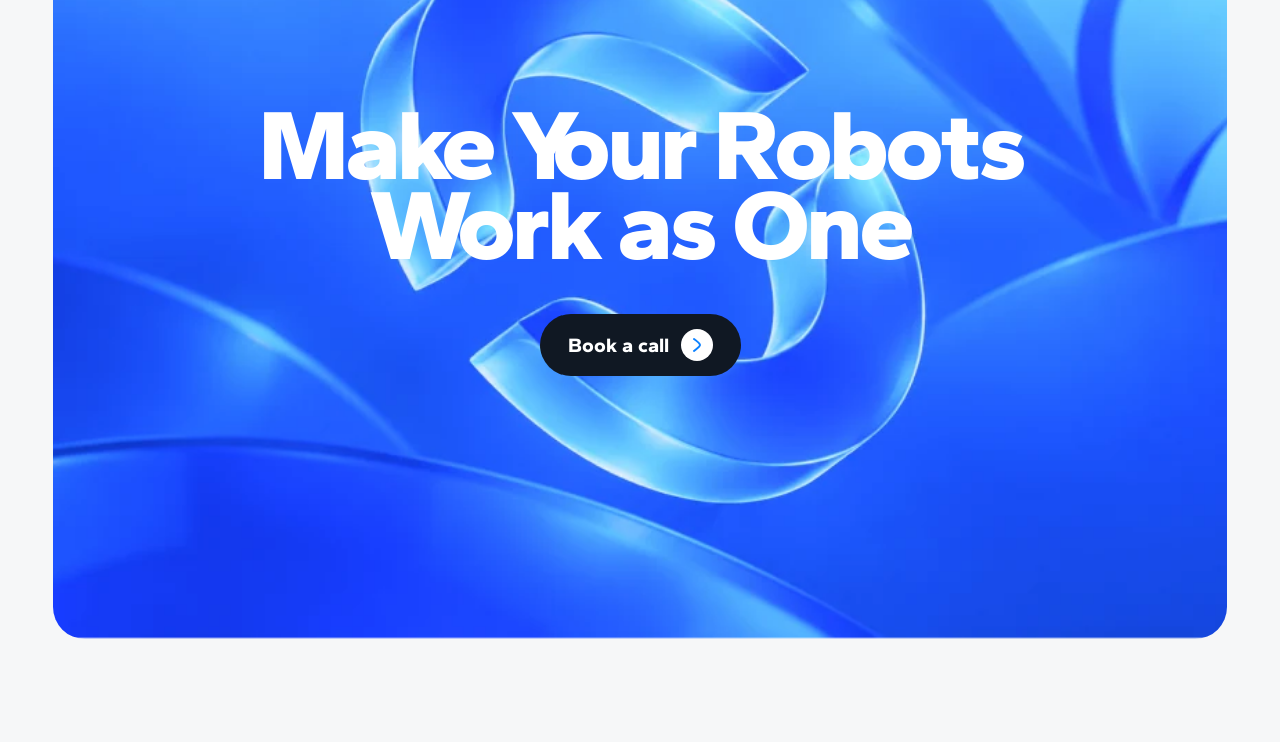
<file: olivaw_landing/robots.txt.html>
<!doctype html>
<html lang="en">
  <head>
    <meta charset="utf-8" />
    <meta name="viewport" content="width=device-width, initial-scale=1" />
    <meta name="theme-color" content="#f6f7f8" />
    <meta name="description" content="Olivaw connects mixed-brand robot fleets, building systems and everyday operations in one platform." />
    <link rel="canonical" href="https://pubblegun.github.io/olivaw_landing/" />
    <link rel="preload" href="assets/gantari-normal.woff2" as="font" type="font/woff2" crossorigin />
    <link rel="preload" href="assets/hero-hands.webp" as="image" type="image/webp" />
    <link rel="icon" href="assets/olivaw-wordmark.svg" type="image/svg+xml" />
    <link rel="stylesheet" href="styles.css" />
    <title>Olivaw — Make Your Robots Work as One</title>
  </head>
  <body>
    <a class="skip-link" href="robots.txt.html#main">Skip to content</a>

    <header class="site-header" id="site-header">
      <button class="brand" type="button" aria-label="Back to top">
        <img src="assets/olivaw-wordmark.svg" alt="Olivaw" width="169" height="41" />
      </button>

      <nav class="desktop-nav" aria-label="Primary navigation">
        <button class="nav-pill" type="button" data-menu="Product">Product <img src="assets/chevron.svg" alt="" /></button>
        <button class="nav-pill" type="button" data-menu="Solutions">Solutions <img src="assets/chevron.svg" alt="" /></button>
        <button class="nav-pill" type="button" data-menu="Partners">Partners <img src="assets/chevron.svg" alt="" /></button>
        <button class="nav-pill" type="button" data-menu="Integrations">Integrations <img src="assets/chevron.svg" alt="" /></button>
        <button class="nav-pill" type="button" data-menu="Resources">Resources <img src="assets/chevron.svg" alt="" /></button>
        <button class="nav-pill" type="button" data-menu="Company">Company <img src="assets/chevron.svg" alt="" /></button>
      </nav>

      <button class="button button-blue header-login" type="button">Login <img src="assets/arrow-white.svg" alt="" /></button>
      <button class="menu-toggle" type="button" aria-expanded="false" aria-controls="menu-panel" aria-label="Open menu"><span></span><span></span></button>

      <div class="menu-panel" id="menu-panel" aria-hidden="true">
        <div>
          <p class="menu-overline" id="menu-title">Product</p>
          <p class="menu-heading">One workspace for every robot.</p>
        </div>
        <div class="menu-columns">
          <div><span>Fleet overview</span><small>Monitor robots, tasks and issues.</small></div>
          <div><span>Building integrations</span><small>Connect elevators, doors and systems.</small></div>
          <div><span>Skills &amp; automation</span><small>Expand what supported robots can do.</small></div>
        </div>
      </div>
    </header>

    <main id="main">
      <section class="hero" id="product">
        <div class="hero-copy reveal">
          <p class="outline-pill">Robot fleet orchestration</p>
          <h1>Make Your <em>Robots</em><br />Work as One</h1>
          <p class="hero-lead">Connect robots across brands and building systems.<br />Monitor your fleet, manage tasks and unlock new skills<br />— all from one platform.</p>
          <div class="hero-actions">
            <button class="button button-dark" type="button">Book a call <img src="assets/arrow-white.svg" alt="" /></button>
            <button class="button button-outline" type="button">See the platform</button>
          </div>
        </div>

        <div class="hero-visual reveal" style="--delay: 120ms">
          <img class="hero-hands" src="assets/hero-hands.webp" alt="Hands holding a tablet" width="2185" height="1457" />
          <img class="hero-dashboard" src="assets/hero-dashboard.webp" alt="Olivaw robot fleet dashboard" width="1033" height="817" />
          <div class="hero-fade"></div>
          <p>Monitor robots from different manufacturers, track tasks<br />and spot issues in real time — all from one dashboard.</p>
        </div>
      </section>

      <section class="section capabilities" id="solutions">
        <div class="section-head reveal">
          <div><p class="eyebrow">Platform capabilities</p><h2>Built for real-world<br />robot operations.</h2></div>
          <p>Connect robots from different manufacturers, manage daily operations, and expand their capabilities — all through one platform.</p>
        </div>

        <div class="capability-grid">
          <article class="capability-card reveal" style="--delay: 0ms">
            <img src="assets/capability-connect.webp" alt="A blue 3D connector" />
            <div class="card-shade"></div><span class="card-tag">Connect</span>
            <div class="card-copy"><h3>One fleet.<br />Multiple brands.</h3><p>Bring compatible robots from different manufacturers into one system. Connect them with elevators, doors and building infrastructure.</p></div>
            <button class="card-link" type="button">Explore integrations <img src="assets/arrow-white.svg" alt="" /></button>
          </article>
          <article class="capability-card reveal" style="--delay: 90ms">
            <img src="assets/capability-control.webp" alt="A blue 3D gear" />
            <div class="card-shade"></div><span class="card-tag">Control</span>
            <div class="card-copy"><h3>Your whole fleet.<br />One clear view.</h3><p>Monitor robot status, tasks and issues across locations. See what needs attention and take action from one workspace.</p></div>
            <button class="card-link" type="button">Explore fleet management <img src="assets/arrow-white.svg" alt="" /></button>
          </article>
          <article class="capability-card reveal" style="--delay: 180ms">
            <img src="assets/capability-upskill.webp" alt="A blue 3D spiral sphere" />
            <div class="card-shade"></div><span class="card-tag">Upskill</span>
            <div class="card-copy"><h3>More capabilities.<br />Same robots.</h3><p>Expand what supported robots can do with software skills, AI-powered workflows and new integrations.</p></div>
            <button class="card-link" type="button">Explore robot skills <img src="assets/arrow-white.svg" alt="" /></button>
          </article>
        </div>
      </section>

      <section class="section ecosystem" id="platform">
        <div class="ecosystem-copy reveal">
          <p class="eyebrow">The platform</p>
          <h2>Everything around<br />the robot matters.</h2>
          <p>A robot doesn’t work in isolation. Olivaw connects robots, building systems and everyday operations in one place.</p>
          <button class="button button-blue" type="button">Explore integrations <img src="assets/arrow-white.svg" alt="" /></button>
        </div>
        <div class="ecosystem-list">
          <article class="feature-row reveal"><span><img src="assets/icon-robots.svg" alt="" /></span><div><h3>Mixed-brand robots</h3><p>Connect supported robots from different manufacturers in one workspace.</p></div></article>
          <article class="feature-row reveal" style="--delay: 60ms"><span><img src="assets/icon-building.svg" alt="" /></span><div><h3>Building infrastructure</h3><p>Link robots with elevators, doors and other site systems.</p></div></article>
          <article class="feature-row reveal" style="--delay: 120ms"><span><img src="assets/icon-tasks.svg" alt="" /></span><div><h3>Everyday operations</h3><p>Coordinate tasks, locations and issues across your fleet.</p></div></article>
          <article class="feature-row reveal" style="--delay: 180ms"><span><img src="assets/icon-ai.svg" alt="" /></span><div><h3>Skills and automation</h3><p>Extend workflows and add capabilities as your needs grow.</p></div></article>
        </div>
      </section>

      <section class="integrations" id="integrations">
        <img class="integrations-bg" src="assets/integrations-lobby.webp" alt="Robots moving through a connected building lobby" />
        <h2 class="integration-label left reveal">Building integrations</h2>
        <h2 class="integration-label right reveal">One connected environment.</h2>
        <div class="robot-status robot-status-one" aria-hidden="true"><b><i></i>Task active</b><span>Exit elevator</span><span>Turn left to corridor B</span></div>
        <div class="robot-status robot-status-two" aria-hidden="true"><b><i></i>Path updated</b><span>Heading to elevator</span><span>Destination: Level 2</span></div>
        <div class="integration-glass reveal">
          <h3>Robots and infrastructure, working as one</h3>
          <p>Olivaw connects robots with elevators, doors, and building systems — coordinating movement, tasks, and operations across the entire site.</p>
          <ul><li>Robot fleets</li><li>Building systems</li><li>Task coordination</li><li>Fleet monitoring</li></ul>
        </div>
      </section>

      <section class="section possibilities">
        <div class="center-head reveal"><p class="outline-pill">Robot fleet orchestration</p><h2>Different robots.<br />Greater possibilities.</h2><p>See where your robots are, follow their routes, and manage tasks across your building — all in one intuitive workspace.</p></div>
        <div class="possibility-grid">
          <article class="possibility-card reveal"><span class="light-tag">Connect</span><img class="glass glass-one" src="assets/glass-form.webp" alt="" /><h3>One fleet.<br />Multiple brands.</h3><p>Bring compatible robots from different manufacturers into one system. Connect them with elevators, doors and building infrastructure.</p><button type="button">Explore integrations <img src="assets/arrow-dark.svg" alt="" /></button></article>
          <article class="possibility-card reveal" style="--delay: 80ms"><span class="light-tag">Control</span><img class="glass glass-two" src="assets/glass-form.webp" alt="" /><h3>Your whole fleet.<br />One clear view.</h3><p>Monitor robot status, tasks and issues across locations. See what needs attention and take action from one workspace.</p><button type="button">Explore fleet management <img src="assets/arrow-dark.svg" alt="" /></button></article>
          <article class="possibility-card reveal" style="--delay: 160ms"><span class="light-tag">Upskill</span><img class="glass glass-three" src="assets/glass-form.webp" alt="" /><h3>More capabilities.<br />Same robots.</h3><p>Expand what supported robots can do with software skills, AI-powered workflows and new integrations.</p><button type="button">Explore robot skills <img src="assets/arrow-dark.svg" alt="" /></button></article>
        </div>
      </section>

      <section class="product-showcase">
        <div class="product-frame reveal"><img src="assets/product-ui.webp" alt="Olivaw robot fleet product interface" width="1760" height="953" /></div>
        <div class="product-points">
          <p><strong>Live locations</strong>Know where your robots are and what they’re doing.</p>
          <p><strong>Routes &amp; tasks</strong>Track movement, assigned routes, and task progress.</p>
          <p><strong>Robot status</strong>See what’s working, charging, or needs attention.</p>
        </div>
      </section>

      <section class="scan-section">
        <h2 class="scan-title reveal">From scan t<span class="scan-sticker" aria-label="o"><img class="scan-sticker-exact" src="assets/scan-sticker-exact.svg" alt="" /></span> action</h2>
        <div class="scan-image reveal" style="--delay: 100ms"><img src="assets/scan-robot.webp" alt="Robot with an Olivaw supervision badge" /></div>
      </section>

      <section class="section field-service">
        <div class="field-panel reveal">
          <div class="field-copy"><p class="eyebrow">Field service</p><h2>A digital profile<br />for every robot.</h2><p>The idea is simple: a QR code connects each physical robot to its digital profile. Teams can check what’s happening and take action on-site, without searching through the entire fleet.</p><img class="field-brand" src="assets/olivaw-wordmark.svg" alt="Olivaw Robotics" /></div>
          <img class="field-phone" src="assets/field-phone.webp" alt="Olivaw robot profile on a mobile phone" width="439" height="916" />
          <div class="field-features"><article><h3>Scan &amp; identify</h3><p>Scan the QR code to instantly access the robot’s profile.</p></article><article><h3>Check status</h3><p>See its location, battery level, and current task progress.</p></article><article><h3>Take action</h3><p>View task details or assign a new task directly from your phone.</p></article><button class="button button-blue" type="button">Explore field service <img src="assets/arrow-white.svg" alt="" /></button></div>
        </div>
      </section>

      <section class="section faq-section" id="questions">
        <div class="faq-panel">
          <div class="faq-intro reveal"><p class="eyebrow">Questions &amp; answers</p><h2>Questions about<br />your robot fleet?</h2><p>Every setup is different. Let’s see how Olivaw could work with yours.</p><button class="button button-blue" type="button">Book a call <img src="assets/arrow-white.svg" alt="" /></button></div>
          <div class="faq-list">
            <article class="faq-item is-open"><button type="button" aria-expanded="true"><span>Will it work with our existing robots?</span><i>−</i></button><div class="faq-answer"><p>Olivaw is designed for mixed-vendor fleets. Compatibility depends on the models and available integrations.</p></div></article>
            <article class="faq-item"><button type="button" aria-expanded="false"><span>How do robots interact with elevators and doors?</span><i>+</i></button><div class="faq-answer"><p>Olivaw connects through supported building integrations so robots can request access, share destinations and continue tasks.</p></div></article>
            <article class="faq-item"><button type="button" aria-expanded="false"><span>Can we manage robots across multiple sites?</span><i>+</i></button><div class="faq-answer"><p>Yes. Teams can organize fleets by site while keeping status, tasks and issues visible in one workspace.</p></div></article>
            <article class="faq-item"><button type="button" aria-expanded="false"><span>What happens when a robot needs attention?</span><i>+</i></button><div class="faq-answer"><p>Alerts surface the affected robot, its location and current state so the right person can respond quickly.</p></div></article>
            <article class="faq-item"><button type="button" aria-expanded="false"><span>Can we add new skills as our fleet grows?</span><i>+</i></button><div class="faq-answer"><p>Supported skills and automations can be added as workflows evolve, without replacing the whole fleet.</p></div></article>
            <article class="faq-item"><button type="button" aria-expanded="false"><span>How long does setup usually take?</span><i>+</i></button><div class="faq-answer"><p>Timing depends on the robot models, building systems and number of sites. We map the integrations first and then plan a staged rollout.</p></div></article>
            <article class="faq-item"><button type="button" aria-expanded="false"><span>Can different teams use the same fleet dashboard?</span><i>+</i></button><div class="faq-answer"><p>Yes. Operations, facilities and service teams can work from the same fleet view while focusing on the information relevant to them.</p></div></article>
            <article class="faq-item"><button type="button" aria-expanded="false"><span>Does Olivaw keep a history of completed robot tasks?</span><i>+</i></button><div class="faq-answer"><p>Task history can help teams review completed work, understand recurring issues and improve day-to-day fleet planning.</p></div></article>
            <article class="faq-item"><button type="button" aria-expanded="false"><span>What network connection is required on each site?</span><i>+</i></button><div class="faq-answer"><p>Requirements vary by robot and integration. During setup, we review site connectivity and identify anything needed for reliable operation.</p></div></article>
            <article class="faq-item"><button type="button" aria-expanded="false"><span>Can we start with one location and expand later?</span><i>+</i></button><div class="faq-answer"><p>Absolutely. A fleet can begin at one site and expand to additional locations as compatible robots, workflows and teams are added.</p></div></article>
          </div>
        </div>
      </section>

      <section class="section final-section">
        <div class="final-cta reveal"><img src="assets/final-cta.webp" alt="Blue glass Olivaw identity environment" /><div><h2>Make Your Robots<br />Work as One</h2><button class="button button-dark" type="button">Book a call <img src="assets/arrow-white.svg" alt="" /></button></div></div>
      </section>
    </main>

    <script src="script.js" defer></script>
  </body>
</html>
</file>
<file: olivaw/styles.css>
@font-face {
  font-family: "Gantari";
  font-style: normal;
  font-weight: 300 900;
  font-display: swap;
  src: url("assets/gantari-normal.woff2") format("woff2");
}

@font-face {
  font-family: "Gantari";
  font-style: italic;
  font-weight: 300 900;
  font-display: swap;
  src: url("assets/gantari-italic.woff2") format("woff2");
}

:root {
  --blue: #0d82ff;
  --blue-bright: #149bff;
  --ink: #101823;
  --navy: #000615;
  --paper: #ffffff;
  --soft: #f8f9fa;
  --line: #d8dee5;
  --muted: #5c6674;
  --gutter: clamp(20px, 4.1667vw, 80px);
  --radius: clamp(24px, 2.5vw, 48px);
}

* { box-sizing: border-box; }

html {
  scroll-behavior: smooth;
  overflow-x: clip;
  background: var(--navy);
}

body {
  margin: 0;
  color: var(--ink);
  background: var(--navy);
  font-family: "Gantari", Arial, sans-serif;
  font-size: 18px;
  text-rendering: optimizeLegibility;
}

img { display: block; max-width: 100%; height: auto; }
p, h1, h2, h3, figure { margin: 0; }
a { color: inherit; text-decoration: none; }

.sr-only {
  position: absolute;
  width: 1px;
  height: 1px;
  padding: 0;
  margin: -1px;
  overflow: hidden;
  clip: rect(0, 0, 0, 0);
  white-space: nowrap;
  border: 0;
}

.skip-link {
  position: fixed;
  z-index: 100;
  left: 18px;
  top: 18px;
  padding: 10px 16px;
  border-radius: 999px;
  color: var(--ink);
  background: white;
  transform: translateY(-200%);
}

.skip-link:focus { transform: translateY(0); }

.content-width {
  width: min(1760px, calc(100% - (var(--gutter) * 2)));
  margin-inline: auto;
}

.hero {
  position: fixed;
  inset: 0;
  min-height: 100svh;
  overflow: hidden;
  color: white;
  background: #031b42;
  isolation: isolate;
}

.hero::after {
  content: "";
  position: absolute;
  inset: 0;
  z-index: -1;
  background: linear-gradient(180deg, rgba(0, 6, 21, 0.06), rgba(0, 6, 21, 0.28));
}

.hero-bg,
.hero-bg img {
  position: absolute;
  inset: 0;
  z-index: -2;
  width: 100%;
  height: 100%;
  object-fit: cover;
}

.hero-meta {
  position: absolute;
  z-index: 2;
  top: clamp(28px, 3.125vw, 60px);
  left: var(--gutter);
  right: var(--gutter);
  display: flex;
  justify-content: space-between;
  font-size: clamp(12px, 0.885vw, 17px);
  font-weight: 600;
  letter-spacing: 0.08em;
}

.hero-object {
  position: absolute;
  left: 50%;
  top: 50%;
  width: min(69.5vw, 1334px);
  transform: translate(-50%, -50%) rotate(8deg);
  opacity: 0;
  animation: hero-object-in 1.4s cubic-bezier(.2,.75,.25,1) .12s forwards;
}

.hero-object img { width: 100%; }

.hero-title {
  position: absolute;
  left: 50%;
  top: 50%;
  z-index: 1;
  width: min(1370px, 78vw);
  transform: translate(-50%, -50%);
  font-size: clamp(70px, 8.333vw, 160px);
  font-weight: 900;
  line-height: .9875;
  letter-spacing: -0.016em;
  text-align: center;
}

.hero-title span {
  display: block;
  clip-path: inset(0 0 100% 0);
  transform: translateY(35%);
  animation: hero-line-in 1s cubic-bezier(.2,.75,.25,1) .25s forwards;
}

.hero-title span + span { animation-delay: .38s; }

.hero-notes {
  position: absolute;
  left: var(--gutter);
  right: var(--gutter);
  bottom: clamp(42px, 7.35vw, 141px);
  display: grid;
  grid-template-columns: 1fr 1fr;
  gap: 4vw;
  font-size: clamp(16px, 1.25vw, 24px);
  line-height: 1.2;
}

.hero-notes p:first-child {
  max-width: 405px;
  color: #0d4cf2;
  font-weight: 600;
}

.hero-notes p:last-child {
  max-width: 485px;
  justify-self: center;
}

.case-study {
  position: relative;
  z-index: 2;
  margin-top: 100svh;
  overflow: clip;
  background: var(--paper);
  border-radius: var(--radius) var(--radius) 0 0;
  box-shadow: 0 -24px 80px rgba(0, 6, 21, .18);
}

.section { background: var(--paper); }

.section-refinement { padding: clamp(72px, 8.9vw, 171px) 0 clamp(110px, 12vw, 230px); }

.refinement-grid {
  display: grid;
  grid-template-columns: minmax(360px, 576px) minmax(0, 708px);
  justify-content: center;
  align-items: center;
  gap: clamp(80px, 8.6vw, 165px);
}

.refinement-visual {
  display: grid;
  place-items: center;
  aspect-ratio: 576 / 622;
  overflow: hidden;
  border-radius: var(--radius);
  background: var(--soft);
}

.refinement-visual img { width: 49%; }

.refinement-copy { align-self: start; padding-top: 54px; }

.eyebrow {
  color: var(--blue);
  font-size: clamp(13px, .885vw, 17px);
  font-weight: 600;
  line-height: 1.2;
  letter-spacing: .08em;
}

.section-title {
  margin-top: 24px;
  font-size: clamp(46px, 3.333vw, 64px);
  font-weight: 900;
  line-height: 1.07;
  letter-spacing: -.02em;
}

.body-large {
  margin-top: 43px;
  font-size: clamp(21px, 1.46vw, 28px);
  font-weight: 500;
  line-height: 1.4;
}

.body-large p + p { margin-top: 36px; }

.proposal {
  width: min(870px, calc(100% - (var(--gutter) * 2)));
  margin: clamp(110px, 10.6vw, 204px) auto 0;
}

.proposal-label {
  margin-bottom: 35px;
  color: var(--blue-bright);
  font-size: clamp(26px, 1.875vw, 36px);
  font-style: italic;
  line-height: 1.33;
}

.proposal > p:last-child {
  font-size: clamp(27px, 2.083vw, 40px);
  font-weight: 500;
  line-height: 1.2;
}

.section-logo { padding: 0 0 clamp(130px, 9.1vw, 175px); }

.comparison-grid {
  position: relative;
  display: grid;
  grid-template-columns: 1fr 1fr;
  gap: 16px;
}

.comparison-card {
  position: relative;
  display: grid;
  place-items: center;
  height: clamp(420px, 35.94vw, 690px);
  overflow: hidden;
  border-radius: var(--radius);
  background: var(--soft);
}

.comparison-card > img { width: min(41%, 349px); }

.comparison-card figcaption {
  position: absolute;
  left: 28px;
  right: 28px;
  bottom: 34px;
  color: var(--muted);
  font-size: 16px;
  line-height: 22px;
  text-align: center;
}

.comparison-arrow {
  position: absolute;
  z-index: 4;
  left: 50%;
  top: 50%;
  width: 122px;
  margin-left: -61px;
  transform: translate(-50%, -50%);
}

.color-study {
  display: grid;
  grid-template-columns: minmax(0, 1fr) minmax(420px, .99fr);
  gap: 70px;
  min-height: 538px;
  margin-top: 18px;
  padding: clamp(45px, 3.6vw, 69px) clamp(36px, 3.1vw, 59px);
  border-radius: var(--radius);
  background: var(--soft);
}

.color-study h3 {
  margin-top: 80px;
  font-size: clamp(58px, 4.375vw, 84px);
  line-height: 1.1;
}

.color-study p:last-child {
  max-width: 615px;
  margin-top: 70px;
  font-size: clamp(20px, 1.354vw, 26px);
  font-weight: 500;
  line-height: 1.42;
}

.color-study > img { align-self: center; width: 100%; }

.identity-label {
  padding: 122px 0;
  font-size: clamp(28px, 1.875vw, 36px);
  font-weight: 500;
  text-align: center;
}

.primary-identity {
  position: relative;
  aspect-ratio: 1920 / 1080;
  overflow: hidden;
  background: #e9f0f7;
}

.primary-identity > picture,
.primary-identity > picture img {
  position: absolute;
  inset: 0;
  width: 100%;
  height: 100%;
  object-fit: cover;
}

.primary-logo {
  position: absolute;
  left: 50%;
  top: 50%;
  width: min(600px, 45vw);
  transform: translate(-50%, -50%);
}

.logo-cards-wrap { padding: clamp(42px, 4.2vw, 81px) 0; background: var(--navy); }
.logo-cards { display: grid; grid-template-columns: repeat(3, 1fr); gap: 17px; }

.logo-card {
  position: relative;
  aspect-ratio: 575 / 738;
  overflow: hidden;
  border-radius: var(--radius);
}

.logo-card-light { background: #edf1f6; }
.logo-card-blue { background: var(--blue); }
.logo-card-dark { background: #191d32; }
.logo-card-blue > picture { position: absolute; inset: 0; }
.card-texture { position: absolute; left: -4.65%; top: -6.55%; width: 109.44%; height: 106.59%; max-width: none; object-fit: cover; }
.card-symbol { position: absolute; z-index: 1; left: 50%; top: 30.85%; width: 41.45%; transform: translateX(-50%); }
.mini-lockup { position: absolute; z-index: 1; left: 50%; top: 86.22%; width: 24.85%; aspect-ratio: 142.864 / 34.273; transform: translateX(-50%); }
.mini-lockup img:first-child { position: absolute; left: 0; top: 0; width: 23.67%; }
.mini-lockup img:last-child { position: absolute; left: 27.37%; top: 5.1%; width: 72.63%; height: 94.9%; }

.alternative-copy {
  display: grid;
  gap: 33px;
  width: min(870px, calc(100% - (var(--gutter) * 2)));
  margin: clamp(110px, 9.1vw, 175px) auto;
  font-size: clamp(26px, 1.875vw, 36px);
  line-height: 1.34;
}

.alternative-copy p:first-child { color: #295aff; font-weight: 800; }
.alternative-copy p:last-child { font-weight: 500; }

.alternative-lockup {
  position: relative;
  display: grid;
  place-items: center;
  aspect-ratio: 1920 / 1080;
  overflow: hidden;
}

.alternative-lockup > picture,
.alternative-lockup > picture img { position: absolute; inset: 0; width: 100%; height: 100%; object-fit: cover; }

.alt-logo {
  position: relative;
  z-index: 1;
  width: min(795.628px, 58vw);
}

.section-world { padding: clamp(110px, 9.1vw, 175px) 0 90px; }

.world-header,
.graphics-header {
  display: grid;
  grid-template-columns: 1fr 1fr;
  gap: clamp(90px, 11.6vw, 223px);
  align-items: center;
}

.world-header > div { max-width: 730px; }
.world-quote {
  color: var(--blue);
  font-size: clamp(25px, 1.875vw, 36px);
  font-style: italic;
  font-weight: 500;
  line-height: 1.05;
}

.body-feature {
  width: min(870px, 100%);
  margin: 127px auto 0;
  font-size: clamp(26px, 1.875vw, 36px);
  font-weight: 500;
  line-height: 1.34;
}
.body-feature p + p { margin-top: 48px; }

.world-gallery {
  display: grid;
  grid-template-columns: repeat(6, minmax(0, 1fr));
  gap: 15px 16px;
  margin-top: 119px;
}

.gallery-tile {
  position: relative;
  overflow: hidden;
  border-radius: 32px;
  background: var(--blue);
}

.gallery-tile > picture:not([aria-hidden="true"]),
.gallery-tile > picture:not([aria-hidden="true"]) > img { position: absolute; inset: 0; display: block; width: 100%; height: 100%; }
.gallery-tile > picture > img { object-fit: cover; }
.tile-badge, .tile-pattern { grid-column: span 3; aspect-ratio: 872 / 996; }
.tile-badge picture img { object-position: center 45%; }
.tile-pattern { display: flex; flex-direction: column; justify-content: space-around; padding: 8% 6%; }
.tile-pattern > img { width: 100%; }
.tile-pattern > img:last-child { transform: rotate(180deg); }
.tile-exhibition { grid-column: 1 / -1; aspect-ratio: 1672 / 941; }
.tile-sticker { grid-column: span 2; height: min(709px, calc((100vw - (var(--gutter) * 2)) * .40147)); }
.tile-robot { grid-column: span 4; height: min(709px, calc((100vw - (var(--gutter) * 2)) * .40147)); }

.sticker-glow,
.sticker-ring,
.sticker-copy,
.sticker-code,
.sticker-qr { position: absolute; }
.sticker-glow { left: 50%; top: 46%; width: 65%; transform: translate(-50%, -50%); }
.sticker-ring { left: 50%; top: 46%; width: 58%; transform: translate(-50%, -50%); }
.sticker-copy { left: 45.6%; top: 42%; width: 29%; }
.sticker-code { left: 37.5%; top: 36.3%; width: 25%; }
.sticker-qr { left: 41.6%; top: 39.7%; width: 16.8%; }

.section-graphics { padding: clamp(100px, 9.1vw, 175px) 0 0; }
.graphics-header { align-items: start; gap: clamp(80px, 16.7vw, 321px); }
.graphics-header > div { max-width: 595px; }
.graphics-header > p {
  padding-top: 36px;
  font-size: clamp(20px, 1.354vw, 26px);
  font-weight: 500;
  line-height: 1.42;
}

.type-stage {
  position: relative;
  height: clamp(660px, 50.1vw, 962px);
  margin-top: 56px;
  overflow: hidden;
  border-radius: var(--radius);
  color: var(--soft);
  background: var(--ink);
}

.type-label { position: absolute; left: 3.36%; top: 6.1%; color: var(--blue-bright); font-size: 17px; font-weight: 600; letter-spacing: .08em; }
.type-name { position: absolute; left: 2.85%; top: 9.2%; font-size: clamp(110px, 10.4vw, 200px); font-weight: 600; line-height: 1; letter-spacing: -.01em; }
.type-description { position: absolute; left: 50.45%; top: 15.1%; width: 41%; font-size: clamp(19px, 1.406vw, 27px); line-height: 1.4; }
.alphabet { position: absolute; left: 3.36%; bottom: 8.5%; display: flex; flex-direction: column; gap: clamp(36px, 4vw, 78px); width: 42%; font-size: clamp(18px, 1.406vw, 27px); line-height: 1.4; overflow-wrap: anywhere; }
.giant-a { position: absolute; right: 7.29%; bottom: 6.66%; width: 60.05%; }

.type-cards { display: grid; grid-template-columns: repeat(4, 1fr); gap: 16px; margin-top: 22px; }
.type-card {
  position: relative;
  display: flex;
  flex-direction: column;
  height: 433px;
  padding: 27px 26px 20px;
  overflow: hidden;
  border-radius: var(--radius);
  background: #f6f7f8;
}
.type-card p { color: var(--blue); font-size: 17px; font-weight: 600; letter-spacing: .08em; }
.type-card strong { margin: 47px auto 0; font-size: 150px; line-height: .96; letter-spacing: -.01em; }
.type-card strong.regular { font-weight: 400; }
.type-card strong.micro { margin-top: 70px; font-size: 104px; font-weight: 500; }
.type-card span { margin-top: auto; padding-top: 21px; border-top: 1px solid var(--line); color: var(--muted); font-size: 20px; font-weight: 500; }

.project-footer {
  position: relative;
  display: grid;
  grid-template-columns: 1fr auto 1fr;
  align-items: end;
  min-height: 72svh;
  margin-top: clamp(110px, 10vw, 190px);
  padding: 60px var(--gutter);
  overflow: hidden;
  color: white;
  background: url("assets/alt-bg.webp") center / cover no-repeat #031b42;
}
.project-footer strong { align-self: center; font-size: clamp(58px, 7vw, 134px); line-height: .95; text-align: center; }
.project-footer > span { font-size: 14px; font-weight: 600; letter-spacing: .08em; }
.project-footer > span:last-child { justify-self: end; }

.media-frame img { transition: transform .7s cubic-bezier(.2,.7,.2,1); }
.media-frame:hover > img,
.media-frame:hover > picture > img { transform: scale(1.025); }
.primary-identity:hover > .primary-logo { transform: translate(-50%, -50%); }
.primary-identity:hover > picture > img { transform: none; }
.comparison-card:hover > img,
.refinement-visual:hover > img { transform: scale(1.055); }

.reveal {
  opacity: 0;
  transform: translateY(38px);
  transition: opacity .85s ease var(--delay, 0ms), transform .85s cubic-bezier(.2,.7,.2,1) var(--delay, 0ms);
}
.reveal.is-visible { opacity: 1; transform: translateY(0); }

.island-nav {
  position: fixed;
  z-index: 20;
  left: 50%;
  bottom: 24px;
  display: flex;
  align-items: center;
  gap: 4px;
  max-width: calc(100vw - 24px);
  padding: 6px;
  overflow-x: auto;
  border: 1px solid rgba(255,255,255,.15);
  border-radius: 999px;
  color: rgba(255,255,255,.72);
  background: rgba(9, 16, 31, .82);
  box-shadow: 0 16px 50px rgba(0,0,0,.2);
  backdrop-filter: blur(18px);
  transform: translateX(-50%);
  scrollbar-width: none;
}
.island-nav::-webkit-scrollbar { display: none; }
.island-nav a {
  flex: 0 0 auto;
  padding: 11px 16px;
  border-radius: 999px;
  font-size: 14px;
  font-weight: 600;
  white-space: nowrap;
  transition: color .3s ease, background .3s ease;
}
.island-nav a:hover,
.island-nav a.is-active { color: white; background: rgba(255,255,255,.13); }
.island-nav .home-link { display: grid; place-items: center; width: 42px; height: 42px; padding: 0; }
.home-link svg { width: 19px; fill: none; stroke: currentColor; stroke-width: 1.8; stroke-linecap: round; stroke-linejoin: round; }

@keyframes hero-object-in {
  from { opacity: 0; transform: translate(-50%, -46%) rotate(4deg) scale(.94); }
  to { opacity: 1; transform: translate(-50%, -50%) rotate(8deg) scale(1); }
}

@keyframes hero-line-in {
  to { clip-path: inset(0 0 0 0); transform: translateY(0); }
}

@media (max-width: 1100px) {
  .refinement-grid { grid-template-columns: .8fr 1fr; gap: 64px; }
  .color-study { grid-template-columns: 1fr; }
  .color-study h3 { margin-top: 42px; }
  .color-study p:last-child { margin-top: 36px; }
  .color-study > img { width: min(100%, 720px); justify-self: center; }
  .type-cards { grid-template-columns: 1fr 1fr; }
  .world-header, .graphics-header { gap: 70px; }
}

@media (max-width: 760px) {
  :root { --gutter: 18px; --radius: 26px; }
  body { font-size: 16px; }
  .hero-meta { align-items: flex-start; gap: 20px; font-size: 10px; line-height: 1.3; }
  .hero-meta span:last-child { max-width: 130px; text-align: right; }
  .hero-object { width: 128vw; }
  .hero-title { top: 47%; width: 94vw; font-size: clamp(50px, 15vw, 72px); line-height: .95; }
  .hero-notes { grid-template-columns: 1fr; gap: 12px; bottom: 58px; font-size: 15px; }
  .hero-notes p { max-width: 300px !important; justify-self: start !important; }
  .hero-notes p:last-child { margin-left: auto; text-align: right; }
  .section-refinement { padding-top: 46px; }
  .refinement-grid { grid-template-columns: 1fr; gap: 38px; }
  .refinement-visual { max-height: 520px; }
  .refinement-copy { padding-top: 0; }
  .section-title { margin-top: 15px; font-size: 42px; }
  .body-large { margin-top: 28px; }
  .proposal { margin-top: 80px; }
  .proposal > p:last-child { font-size: 25px; }
  .comparison-grid { grid-template-columns: 1fr; }
  .comparison-card { height: 390px; }
  .comparison-arrow { top: 50%; transform: translate(-50%, -50%) rotate(90deg); }
  .color-study { min-height: 0; padding: 32px 24px; }
  .color-study h3 { margin-top: 24px; font-size: 53px; }
  .color-study p:last-child { margin-top: 28px; }
  .identity-label { padding: 70px 0; }
  .primary-identity { aspect-ratio: 4 / 5; }
  .primary-identity > picture img { object-fit: cover; }
  .primary-logo { width: 72vw; }
  .logo-cards { grid-template-columns: 1fr; }
  .logo-card { aspect-ratio: 4 / 4.6; }
  .card-symbol { width: 41.45%; }
  .alternative-lockup { aspect-ratio: 4 / 4.7; }
  .alt-logo { width: 78vw; }
  .world-header, .graphics-header { grid-template-columns: 1fr; gap: 42px; }
  .world-quote { font-size: 27px; }
  .body-feature { margin-top: 78px; font-size: 25px; }
  .world-gallery { grid-template-columns: 1fr; margin-top: 74px; }
  .tile-badge, .tile-pattern, .tile-exhibition, .tile-sticker, .tile-robot { grid-column: 1 / -1; height: auto; aspect-ratio: 1 / 1.05; }
  .graphics-header > p { padding-top: 0; }
  .type-stage { height: 710px; }
  .type-label { left: 24px; top: 28px; font-size: 13px; }
  .type-name { left: 20px; top: 68px; font-size: 92px; }
  .type-description { left: 24px; top: 185px; width: calc(100% - 48px); }
  .alphabet { left: 24px; bottom: 36px; width: 45%; gap: 38px; font-size: 16px; }
  .giant-a { right: -29%; bottom: 4%; width: 128%; }
  .type-cards { grid-template-columns: 1fr; }
  .project-footer { grid-template-columns: 1fr; align-content: space-between; min-height: 80svh; }
  .project-footer strong { font-size: 52px; }
  .project-footer > span:last-child { justify-self: start; }
  .island-nav { left: 12px; right: 12px; bottom: 12px; transform: none; }
  .island-nav a { padding: 10px 13px; font-size: 12px; }
}

@media (prefers-reduced-motion: reduce) {
  html { scroll-behavior: auto; }
  *, *::before, *::after { animation-duration: .01ms !important; animation-iteration-count: 1 !important; transition-duration: .01ms !important; }
  .reveal { opacity: 1; transform: none; }
}
</file>
<file: olivaw_landing/styles.css>
@font-face{font-family:Gantari;src:url("assets/gantari-normal.woff2") format("woff2");font-style:normal;font-weight:300 900;font-display:swap}
@font-face{font-family:Gantari;src:url("assets/gantari-italic.woff2") format("woff2");font-style:italic;font-weight:300 900;font-display:swap}
:root{--blue:#0d82ff;--bright:#149bff;--ink:#101823;--body:#263c54;--paper:#f6f7f8;--soft:#edf1f6;--line:#d6dee7;--gutter:clamp(18px,4.167vw,80px);--radius:clamp(24px,2.5vw,48px)}
*{box-sizing:border-box}
html{scroll-behavior:smooth;overflow-x:clip;background:var(--paper)}
body{margin:0;color:var(--ink);background:var(--paper);font-family:Gantari,Arial,sans-serif;font-size:18px;text-rendering:optimizeLegibility}
body.menu-open{overflow:hidden}
button{font:inherit;color:inherit}
button:focus-visible,a:focus-visible{outline:3px solid #69b5ff;outline-offset:3px}
img{display:block;max-width:100%;height:auto}
h1,h2,h3,p,ul{margin:0}
button{border:0;background:none;cursor:pointer}
.skip-link{position:fixed;z-index:1000;left:18px;top:18px;padding:10px 16px;border-radius:999px;background:white;visibility:hidden;transform:translateY(-200%)}.keyboard-nav .skip-link:focus{visibility:visible;transform:none}
.site-header{position:fixed;z-index:100;top:28px;left:50%;display:flex;align-items:center;justify-content:space-between;width:min(1755px,calc(100% - 48px));min-height:80px;padding:16px;border:1px solid transparent;border-radius:40px;background:rgba(255,255,255,0);box-shadow:none;-webkit-backdrop-filter:blur(0);backdrop-filter:blur(0);transform:translateX(-50%);transition:transform .42s cubic-bezier(.2,.75,.2,1),opacity .3s ease,background-color .48s ease,border-color .48s ease,-webkit-backdrop-filter .48s ease,backdrop-filter .48s ease}.site-header.is-scrolled{border-color:rgba(255,255,255,.3);background:rgba(255,255,255,.24);-webkit-backdrop-filter:blur(20px);backdrop-filter:blur(20px)}.site-header.is-hidden{opacity:0;pointer-events:none;transform:translate(-50%,-145%)}
.brand{display:block;width:169px;padding:0}.brand img{width:100%}
.desktop-nav{display:flex;align-items:center;gap:12px}
.nav-pill{display:flex;align-items:center;gap:5px;padding:12px 16px;border-radius:999px;background:rgba(235,240,246,.9);font-size:15px;font-weight:650;transition:.25s ease}.site-header:not(.is-scrolled) .nav-pill:not(:hover):not([aria-expanded="true"]){background:rgba(220,227,235,.78)}.nav-pill img{width:16px;transition:filter .25s ease,transform .25s ease}.nav-pill:hover,.nav-pill[aria-expanded="true"]{color:white;background:var(--ink)}.nav-pill:hover img,.nav-pill[aria-expanded="true"] img{filter:brightness(0) invert(1)}.nav-pill[aria-expanded="true"] img{transform:rotate(180deg)}
.button{display:inline-flex;align-items:center;justify-content:center;gap:12px;min-height:62px;padding:15px 28px;border-radius:999px;font-size:20px;font-weight:750;line-height:30px;transition:color .25s ease,background .25s ease,border-color .25s ease,transform .25s ease}.button img{width:32px}.button:hover{transform:translateY(-2px)}.button-blue{color:white;background:var(--blue)}.button-blue:hover{background:var(--ink)}.button-dark{color:white;background:var(--ink)}.button-dark:hover{background:var(--blue)}.button-outline{color:var(--bright);border:2px solid var(--blue);background:transparent}.button-outline:hover{color:white;border-color:var(--ink);background:var(--ink)}
.header-login{min-height:48px;padding:8px 8px 8px 16px;font-size:16px}.menu-toggle{display:none;width:46px;height:46px;padding:14px;border-radius:50%;background:var(--ink)}.menu-toggle span{display:block;height:2px;margin:4px 0;background:white;transition:.25s ease}
.menu-panel{position:absolute;top:calc(100% + 12px);left:0;right:0;display:grid;grid-template-columns:.8fr 1.6fr;gap:60px;padding:36px;border:1px solid rgba(255,255,255,.6);border-radius:32px;background:rgba(246,249,252,.9);box-shadow:0 28px 70px rgba(15,36,59,.14);backdrop-filter:blur(24px);opacity:0;visibility:hidden;transform:translateY(-14px) scale(.985);transform-origin:top;transition:.3s cubic-bezier(.2,.7,.2,1)}.menu-panel.is-open{opacity:1;visibility:visible;transform:none}.menu-overline{color:var(--blue);font-size:14px;font-weight:700;text-transform:uppercase;letter-spacing:.08em}.menu-heading{max-width:420px;margin-top:12px;font-size:36px;font-weight:750;line-height:1.05}.menu-columns{display:grid;grid-template-columns:repeat(3,1fr);gap:14px}.menu-columns div{padding:22px;border-radius:20px;background:white}.menu-columns span{display:block;font-size:20px;font-weight:750}.menu-columns small{display:block;margin-top:8px;color:#5b6b7f;font-size:15px;line-height:1.35}
.hero{position:relative;min-height:2050px;padding-top:160px;overflow:hidden;background:radial-gradient(circle at 71% 18%,rgba(54,172,255,.18),transparent 34%),radial-gradient(circle at 27% 18%,rgba(62,177,255,.16),transparent 32%),var(--paper)}
.hero-copy{position:relative;z-index:2;display:flex;flex-direction:column;align-items:center;text-align:center}.outline-pill{display:inline-flex;align-items:center;justify-content:center;padding:15px 31px;border:1px solid var(--blue);border-radius:999px;font-size:16px;font-weight:650}.hero h1{margin-top:16px;font-size:clamp(76px,6.667vw,128px);font-weight:800;line-height:.94;letter-spacing:-.035em}.hero h1 em{color:var(--blue);font-style:normal;font-weight:900}.hero-lead{margin-top:16px;color:#283648;font-size:clamp(18px,1.25vw,24px);font-weight:500;line-height:1.2}.hero-actions{display:flex;gap:10px;margin-top:35px}
.hero-visual{position:absolute;left:50%;top:525px;width:min(2185px,114vw);aspect-ratio:2185/1461;transform:translateX(-50%)}.hero-hands{position:absolute;inset:0;width:100%;height:100%;object-fit:cover}.hero-dashboard{position:absolute;left:26.2%;top:19.5%;width:47.3%;height:53.6%;border-radius:20px;object-fit:cover;mix-blend-mode:multiply}.hero-fade{position:absolute;left:2%;right:0;bottom:0;height:37%;background:linear-gradient(180deg,transparent,var(--paper) 93%)}.hero-visual p{position:absolute;z-index:2;left:50%;bottom:13%;width:min(640px,80vw);transform:translateX(-50%);font-size:24px;font-weight:500;line-height:1.2;text-align:center}
.section{padding:clamp(100px,8vw,154px) var(--gutter)}
.section-head{display:grid;grid-template-columns:1fr 1fr;gap:9vw;align-items:end;max-width:1760px;margin:0 auto 107px}.eyebrow{color:var(--blue);font-size:17px;font-weight:700;letter-spacing:.08em;text-transform:uppercase}.section-head h2,.ecosystem h2{margin-top:38px;font-size:clamp(48px,3.333vw,64px);font-weight:800;line-height:1.06;letter-spacing:-.02em}.section-head>p{font-size:clamp(22px,1.458vw,28px);font-weight:550;line-height:1.4}
.capability-grid,.possibility-grid{display:grid;grid-template-columns:repeat(3,1fr);gap:17px;max-width:1760px;margin:auto}.capability-card{position:relative;height:690px;padding:53px 44px 35px;overflow:hidden;border-radius:var(--radius);color:white;background:#2f78ff}.capability-card>img{position:absolute;left:50%;bottom:-31%;width:150%;max-width:none;transform:translateX(-50%);opacity:.84;object-fit:contain}.capability-card:nth-child(2)>img{bottom:-42%;width:142%}.capability-card:nth-child(3)>img{bottom:-35%;width:152%}.card-shade{position:absolute;inset:45% -8% -3%;background:linear-gradient(180deg,transparent,#2a82f4 58%)}.card-tag,.light-tag{position:relative;z-index:2;display:inline-flex;padding:14px 30px;border:2px solid currentColor;border-radius:999px;font-size:20px;font-weight:750}.card-copy{position:relative;z-index:2;margin-top:73px}.card-copy h3,.possibility-card h3{font-size:40px;font-weight:900;line-height:.98}.card-copy p,.possibility-card>p{margin-top:22px;font-size:clamp(21px,1.458vw,28px);font-weight:600;line-height:1.39}.card-link{position:absolute;z-index:3;left:44px;right:32px;bottom:34px;display:flex;align-items:center;justify-content:space-between;color:white;font-size:26px;font-weight:850;text-align:left}.card-link img{width:66px;transition:transform .25s ease}.card-link:hover img{transform:translateX(5px)}
.ecosystem{display:grid;grid-template-columns:.75fr 1fr;gap:12vw;align-items:start;max-width:1760px;margin:auto}.ecosystem-copy{padding-top:28px}.ecosystem-copy>p:not(.eyebrow){max-width:710px;margin-top:40px;color:var(--body);font-size:26px;font-weight:550;line-height:1.35}.ecosystem-copy .button{margin-top:128px}.ecosystem-list{border-top:1px solid var(--line)}.feature-row{display:flex;gap:26px;align-items:center;min-height:155px;padding:40px 0;border-bottom:1px solid var(--line)}.feature-row>span{display:grid;place-items:center;flex:0 0 72px;height:72px;border-radius:50%;background:#191d32}.feature-row>span img{width:38px;height:38px}.feature-row h3{font-size:31px;line-height:1.1}.feature-row:nth-child(2) h3{color:var(--blue)}.feature-row p{margin-top:8px;color:var(--body);font-size:22px;line-height:1.32}
.integrations{position:relative;height:min(976px,70vw);min-height:720px;overflow:hidden;color:white}.integrations-bg{position:absolute;inset:0;width:100%;height:100%;object-fit:cover}.integration-label{position:absolute;z-index:2;top:5.8%;font-size:32px}.integration-label.left{left:var(--gutter)}.integration-label.right{left:56.9%}.robot-status{position:absolute;z-index:3;display:flex;flex-direction:column;align-items:flex-start;gap:4px;padding:16px;border:1px solid #2a4051;border-radius:16px;background:rgba(29,46,59,.56);backdrop-filter:blur(8px);animation:float-card 5.5s ease-in-out infinite}.robot-status-one{left:36.3%;top:10%}.robot-status-two{left:66.7%;top:18%;animation-delay:-2.2s}.robot-status b{display:flex;align-items:center;gap:5px;margin-bottom:12px;color:#1af67d}.robot-status i{width:6px;height:6px;border-radius:50%;background:#1af67d}.robot-status span{padding:6px 8px;border-radius:8px;color:#101823;background:#ebea7c;font-size:12px;font-weight:750}.robot-status span:last-child{background:#70bffa}.integration-glass{position:absolute;z-index:2;left:var(--gutter);right:var(--gutter);bottom:7.3%;display:grid;grid-template-columns:1.2fr 1.2fr;gap:8vw;min-height:300px;padding:58px 40px;border-radius:16px;background:rgba(0,116,255,.4);backdrop-filter:blur(16px)}.integration-glass h3{font-size:32px}.integration-glass>p{font-size:28px;line-height:1.4}.integration-glass ul{position:absolute;left:40px;right:40px;bottom:44px;display:grid;grid-template-columns:repeat(4,1fr);padding:0;list-style:none;font-size:16px}
.possibilities{padding-top:136px}.center-head{display:flex;flex-direction:column;align-items:center;text-align:center}.center-head h2{margin-top:32px;font-size:clamp(64px,5vw,96px);font-weight:650;line-height:1}.center-head>p:last-child{max-width:860px;margin-top:30px;color:#51647d;font-size:24px;line-height:1.2}.possibility-grid{margin-top:110px}.possibility-card{position:relative;height:690px;padding:53px 44px 34px;overflow:hidden;border-radius:var(--radius);background:rgba(237,241,246,.8)}.possibility-card .light-tag{position:relative;z-index:2;color:var(--blue)}.glass{position:absolute;top:-26%;right:-24%;width:115%;max-width:none;opacity:.9}.glass-one{transform:rotate(150deg) scaleY(-1)}.glass-two{right:-12%;width:85%;transform:scaleY(-1)}.glass-three{right:-45%;width:128%}.possibility-card h3{position:relative;z-index:2;margin-top:73px}.possibility-card>p{position:relative;z-index:2}.possibility-card button{position:absolute;z-index:2;left:44px;right:32px;bottom:35px;display:flex;align-items:center;justify-content:space-between;color:var(--blue);font-size:25px;font-weight:600;text-align:left}.possibility-card button img{width:66px;transition:transform .25s ease}.possibility-card button:hover img{transform:translateX(5px)}
.product-showcase{padding:0 var(--gutter) 110px;background:linear-gradient(180deg,var(--paper) 0%,#f0f7fc 25%,#b9ddf6 48%,#3aa6ef 72%,#0d82ff 100%)}.product-frame{max-width:1760px;margin:auto;overflow:hidden;border-radius:38px}.product-frame img{width:100%}.product-points{display:grid;grid-template-columns:repeat(3,1fr);gap:8vw;max-width:1740px;margin:105px auto 0;color:white}.product-points p{font-size:24px;line-height:1.35}.product-points strong{display:block;margin-bottom:2px}
.scan-section{padding:70px 0 0;overflow:hidden;background:#0d82ff}.scan-title{display:flex;align-items:center;justify-content:center;color:white;font-size:clamp(76px,8.333vw,160px);font-weight:500;line-height:1;text-transform:uppercase;white-space:nowrap}.scan-sticker{position:relative;display:inline-block;flex:0 0 .72em;width:.72em;height:.72em;margin:0 .08em;border-radius:50%;background:radial-gradient(circle at 35% 34%,#b889ff 0,#754cf7 34%,#1238e8 76%,#082ed7 100%);vertical-align:middle}.scan-sticker img{position:absolute;display:block;max-width:none}.scan-sticker-symbol{inset:5.8%;width:88.4%;height:88.4%}.scan-sticker-text{right:4.5%;bottom:3.8%;width:49.6%;height:52.1%}.scan-sticker-code{left:28.25%;top:28.25%;width:43.5%;height:43.5%}.scan-sticker-qr{left:35.4%;top:35.4%;width:29.2%;height:29.2%}.scan-image{margin-top:78px;overflow:hidden;border-radius:48px 48px 0 0}.scan-image img{width:100%;max-height:1095px;object-fit:cover}
.field-service{padding-bottom:24px;background:linear-gradient(180deg,#0d82ff 0,#fff 42%,#fff 72%,#eef1f4 100%)}.field-panel{position:relative;display:grid;grid-template-columns:1fr .8fr 1fr;gap:7vw;min-height:976px;max-width:1760px;margin:auto;padding:72px 58px 52px;border-radius:var(--radius);background:rgba(255,255,255,.82)}.field-copy h2{margin-top:82px;font-size:64px;line-height:1.06}.field-copy>p:not(.eyebrow){margin-top:40px;font-size:30px;line-height:1.32}.field-brand{position:absolute;left:58px;bottom:42px;width:200px}.field-phone{align-self:end;justify-self:center;width:min(439px,28vw);border-radius:14.5% / 7%;clip-path:inset(0 round 14.5% / 7%)}.field-features{display:flex;flex-direction:column;gap:70px;padding-top:108px}.field-features article h3{color:var(--blue);font-size:24px}.field-features article p{margin-top:4px;font-size:21px;line-height:1.34}.field-features .button{align-self:flex-start;margin-top:auto}
.faq-section{padding-top:0;background:#eef1f4}.faq-panel{display:grid;grid-template-columns:.66fr 1fr;gap:16px;max-width:1760px;margin:auto;padding:100px 36px 0;border-radius:var(--radius);background:#e7eff6}.faq-intro{position:sticky;top:142px;align-self:start;padding-bottom:90px}.faq-intro h2{margin-top:22px;font-size:65px;line-height:1.08}.faq-intro>p:not(.eyebrow){max-width:575px;margin-top:40px;font-size:26px;line-height:1.35}.faq-intro .button{margin-top:64px}.faq-list{padding-bottom:100px}.faq-item{border-bottom:1px solid #cbd5df}.faq-item>button{display:flex;align-items:center;justify-content:space-between;width:100%;padding:42px 12px 42px 0;font-size:28px;font-weight:550;text-align:left}.faq-item>button i{color:var(--ink);font-size:32px;font-style:normal}.faq-item.is-open>button i{color:var(--blue)}.faq-answer{display:grid;grid-template-rows:0fr;transition:grid-template-rows .35s ease}.faq-answer p{max-width:945px;overflow:hidden;font-size:22px;line-height:1.36}.faq-item.is-open .faq-answer{grid-template-rows:1fr}.faq-item.is-open .faq-answer p{padding:0 70px 25px 0}
.capability-card>img{transform:translate(-50%,-30%)}
.scan-sticker{background:#006ce0}
.scan-sticker-exact{position:absolute;left:50%;top:50%;display:block;width:88.3%;max-width:none;transform:translate(-50%,-50%)}
.final-section{padding-top:0}.final-cta{position:relative;display:grid;place-items:center;max-width:1760px;min-height:798px;margin:auto;overflow:hidden;border-radius:32px;color:white;text-align:center}.final-cta>img{position:absolute;inset:0;width:100%;height:100%;object-fit:cover}.final-cta>div{position:relative;z-index:2}.final-cta h2{font-size:clamp(86px,7.8125vw,150px);font-weight:800;line-height:.8;letter-spacing:-.04em}.final-cta .button{margin-top:50px}
.reveal{opacity:0;transform:translateY(34px);transition:opacity .8s ease var(--delay,0ms),transform .8s cubic-bezier(.2,.7,.2,1) var(--delay,0ms)}.reveal.is-visible{opacity:1;transform:none}
.hero-visual.reveal{transform:translateX(-50%) translateY(34px)}.hero-visual.reveal.is-visible{transform:translateX(-50%)}
@keyframes float-card{0%,100%{transform:translateY(0)}50%{transform:translateY(-12px)}}
@media(max-width:1450px){.desktop-nav{gap:5px}.nav-pill{padding:10px;font-size:13px}.brand{width:135px}.capability-card,.possibility-card{height:610px;padding:40px 30px}.card-copy{margin-top:58px}.card-copy h3,.possibility-card h3{font-size:34px}.card-link,.possibility-card button{left:30px;font-size:21px}.integration-glass{min-height:260px}.field-panel{gap:4vw}.field-copy h2{font-size:54px}.field-copy>p:not(.eyebrow){font-size:25px}}
@media(max-width:1100px){.site-header{top:16px;width:calc(100% - 28px)}.desktop-nav,.header-login{display:none}.menu-toggle{display:block}.menu-panel{grid-template-columns:1fr;gap:24px;max-height:calc(100vh - 112px);overflow:auto}.hero{min-height:1500px;padding-top:145px}.hero-visual{top:450px;width:145vw}.hero-visual p{bottom:10%;font-size:20px}.section-head{grid-template-columns:1fr;gap:35px}.capability-grid,.possibility-grid{grid-template-columns:1fr 1fr}.ecosystem{grid-template-columns:1fr;gap:70px}.ecosystem-copy .button{margin-top:45px}.integrations{height:900px}.integration-label{top:100px}.integration-glass{grid-template-columns:1fr;gap:25px}.integration-glass ul{grid-template-columns:1fr 1fr;gap:10px}.product-points{gap:4vw}.field-panel{grid-template-columns:1fr 1fr}.field-phone{grid-column:2;grid-row:1 / span 2;width:min(439px,38vw)}.field-features{grid-column:1;padding-top:0}.faq-panel{grid-template-columns:1fr}.faq-intro{position:relative;top:auto;padding-bottom:30px}.final-cta{min-height:620px}}
@media(max-width:700px){:root{--gutter:16px;--radius:26px}.site-header{min-height:64px;padding:9px 12px}.brand{width:125px}.menu-panel{top:calc(100% + 8px);padding:24px;border-radius:24px}.menu-columns{grid-template-columns:1fr}.menu-heading{font-size:30px}.hero{min-height:930px;padding-top:118px}.hero h1{font-size:51px;line-height:.98}.outline-pill{padding:11px 19px;font-size:13px}.hero-lead{padding:0 20px;font-size:16px}.hero-lead br{display:none}.hero-actions{gap:8px}.button{min-height:50px;padding:10px 18px;font-size:15px}.button img{width:28px}.hero-visual{top:410px;width:176vw}.hero-dashboard{border-radius:8px}.hero-visual p{bottom:9%;font-size:13px}.hero-visual p br{display:none}.section{padding:76px var(--gutter)}.section-head{margin-bottom:50px}.section-head h2,.ecosystem h2{margin-top:22px;font-size:42px}.section-head>p{font-size:20px}.capability-grid,.possibility-grid{grid-template-columns:1fr}.capability-card,.possibility-card{height:590px;padding:32px 24px}.card-tag,.light-tag{padding:10px 22px;font-size:16px}.card-copy,.possibility-card h3{margin-top:65px}.card-copy h3,.possibility-card h3{font-size:34px}.card-copy p,.possibility-card>p{font-size:20px}.card-link,.possibility-card button{left:24px;right:22px;font-size:20px}.feature-row{gap:16px}.feature-row>span{flex-basis:56px;height:56px}.feature-row>span img{width:30px;height:30px}.feature-row h3{font-size:24px}.feature-row p{font-size:17px}.integrations{height:760px;min-height:0}.integration-label{top:88px;max-width:150px;font-size:16px;line-height:1.05}.integration-label.right{left:auto;right:16px;text-align:right}.robot-status{scale:.72;transform-origin:top left}.robot-status-one{left:28%;top:19%}.robot-status-two{left:55%;top:26%}.integration-glass{left:16px;right:16px;bottom:18px;min-height:320px;padding:28px 22px}.integration-glass h3{font-size:25px}.integration-glass>p{font-size:18px}.integration-glass ul{left:22px;right:22px;bottom:22px;font-size:13px}.possibilities{padding-top:82px}.center-head h2{font-size:50px}.center-head>p:last-child{font-size:18px}.possibility-grid{margin-top:60px}.product-showcase{padding:0 12px 70px}.product-frame{border-radius:18px}.product-points{grid-template-columns:1fr;margin-top:45px;padding:0 14px;gap:22px}.product-points p{font-size:18px}.scan-section{padding-top:45px}.scan-title{font-size:clamp(27px,8.5vw,34px)}.scan-image{margin-top:40px;border-radius:22px 22px 0 0}.scan-image img{height:440px;object-fit:cover;object-position:center}.field-service{padding-top:68px}.field-panel{grid-template-columns:1fr;min-height:0;padding:38px 24px}.field-copy h2{margin-top:35px;font-size:43px}.field-copy>p:not(.eyebrow){font-size:20px}.field-phone{grid-column:1;grid-row:auto;width:min(340px,78vw)}.field-brand{display:none}.field-features{grid-column:1;gap:35px}.faq-panel{padding:50px 22px 0}.faq-intro h2{font-size:43px}.faq-intro>p:not(.eyebrow){font-size:20px}.faq-intro .button{margin-top:35px}.faq-list{padding-bottom:50px}.faq-item>button{padding:28px 0;font-size:21px}.faq-answer p{font-size:17px}.final-section{padding-bottom:30px}.final-cta{min-height:420px;border-radius:24px}.final-cta h2{font-size:54px;line-height:.88}}
@media(prefers-reduced-motion:reduce){html{scroll-behavior:auto}*,*::before,*::after{animation-duration:.01ms!important;animation-iteration-count:1!important;transition-duration:.01ms!important}.reveal{opacity:1;transform:none}.hero-visual.reveal{transform:translateX(-50%)}}
</file>
